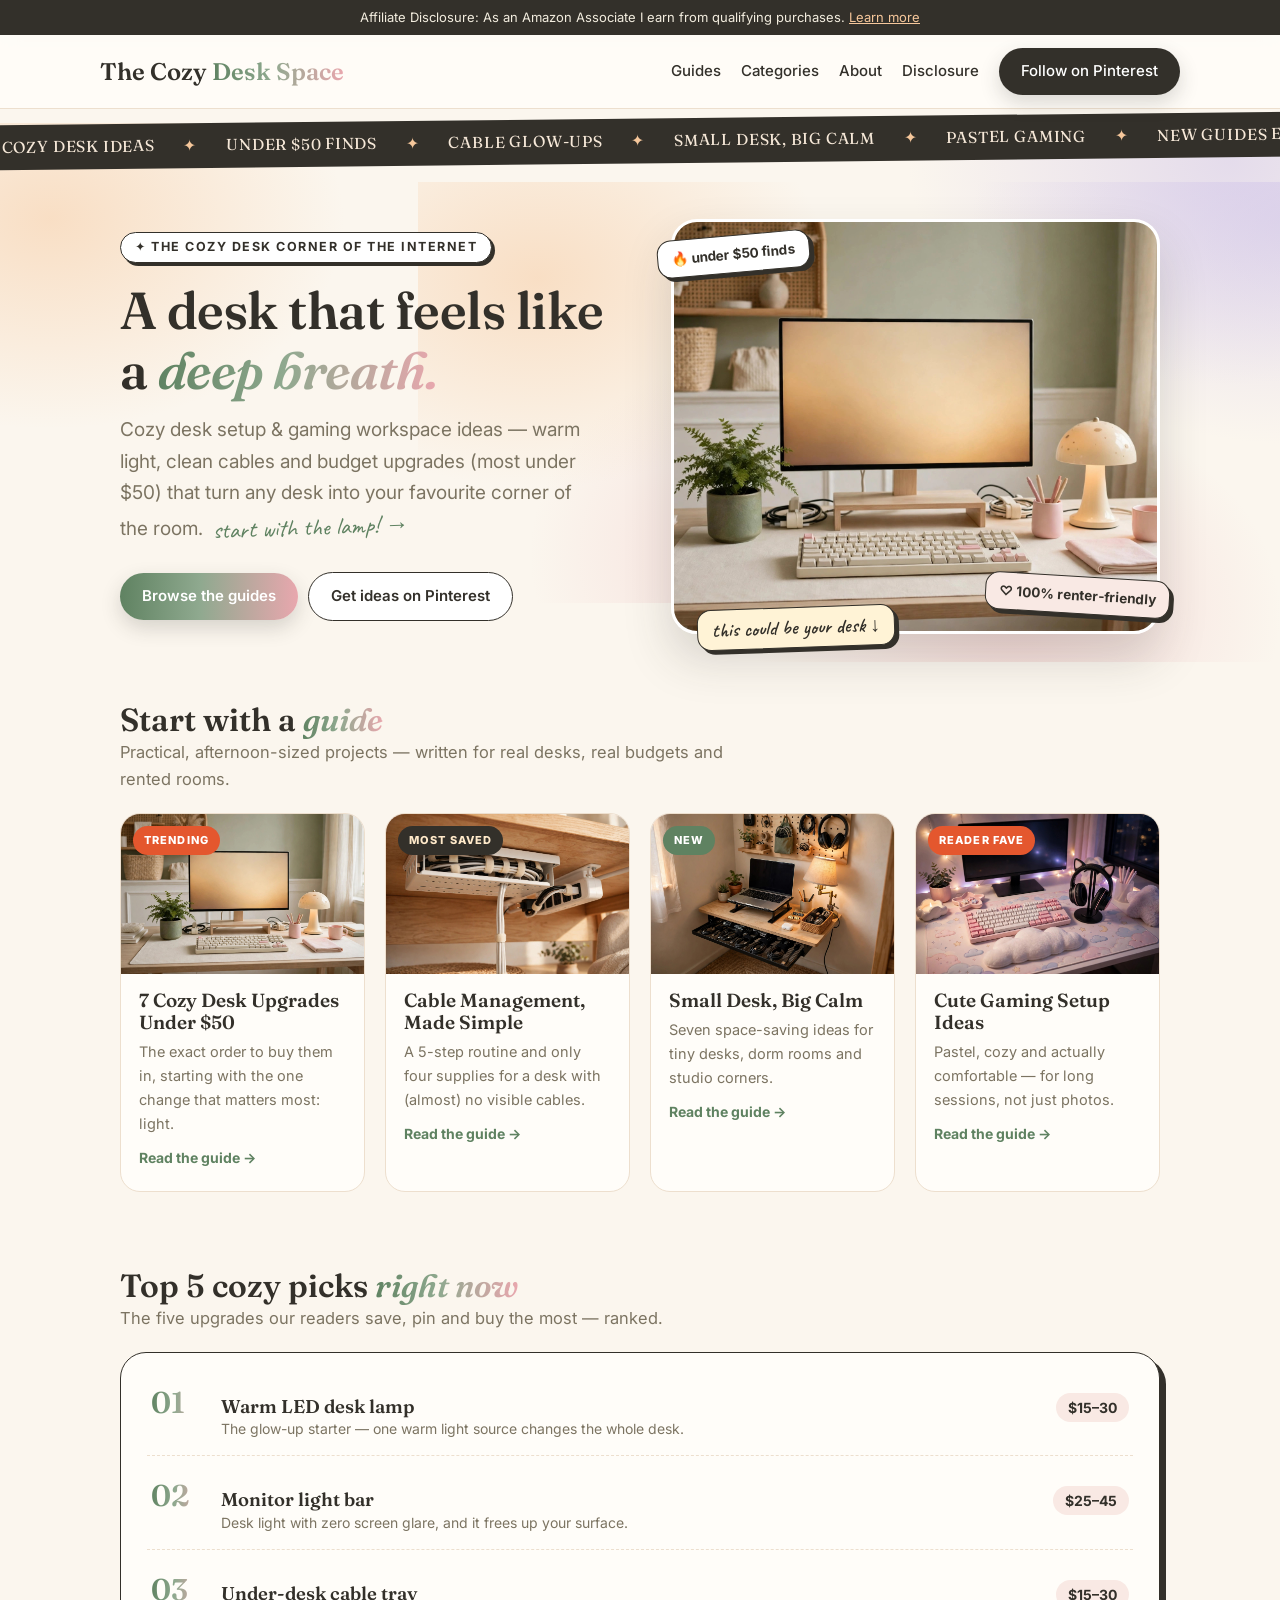
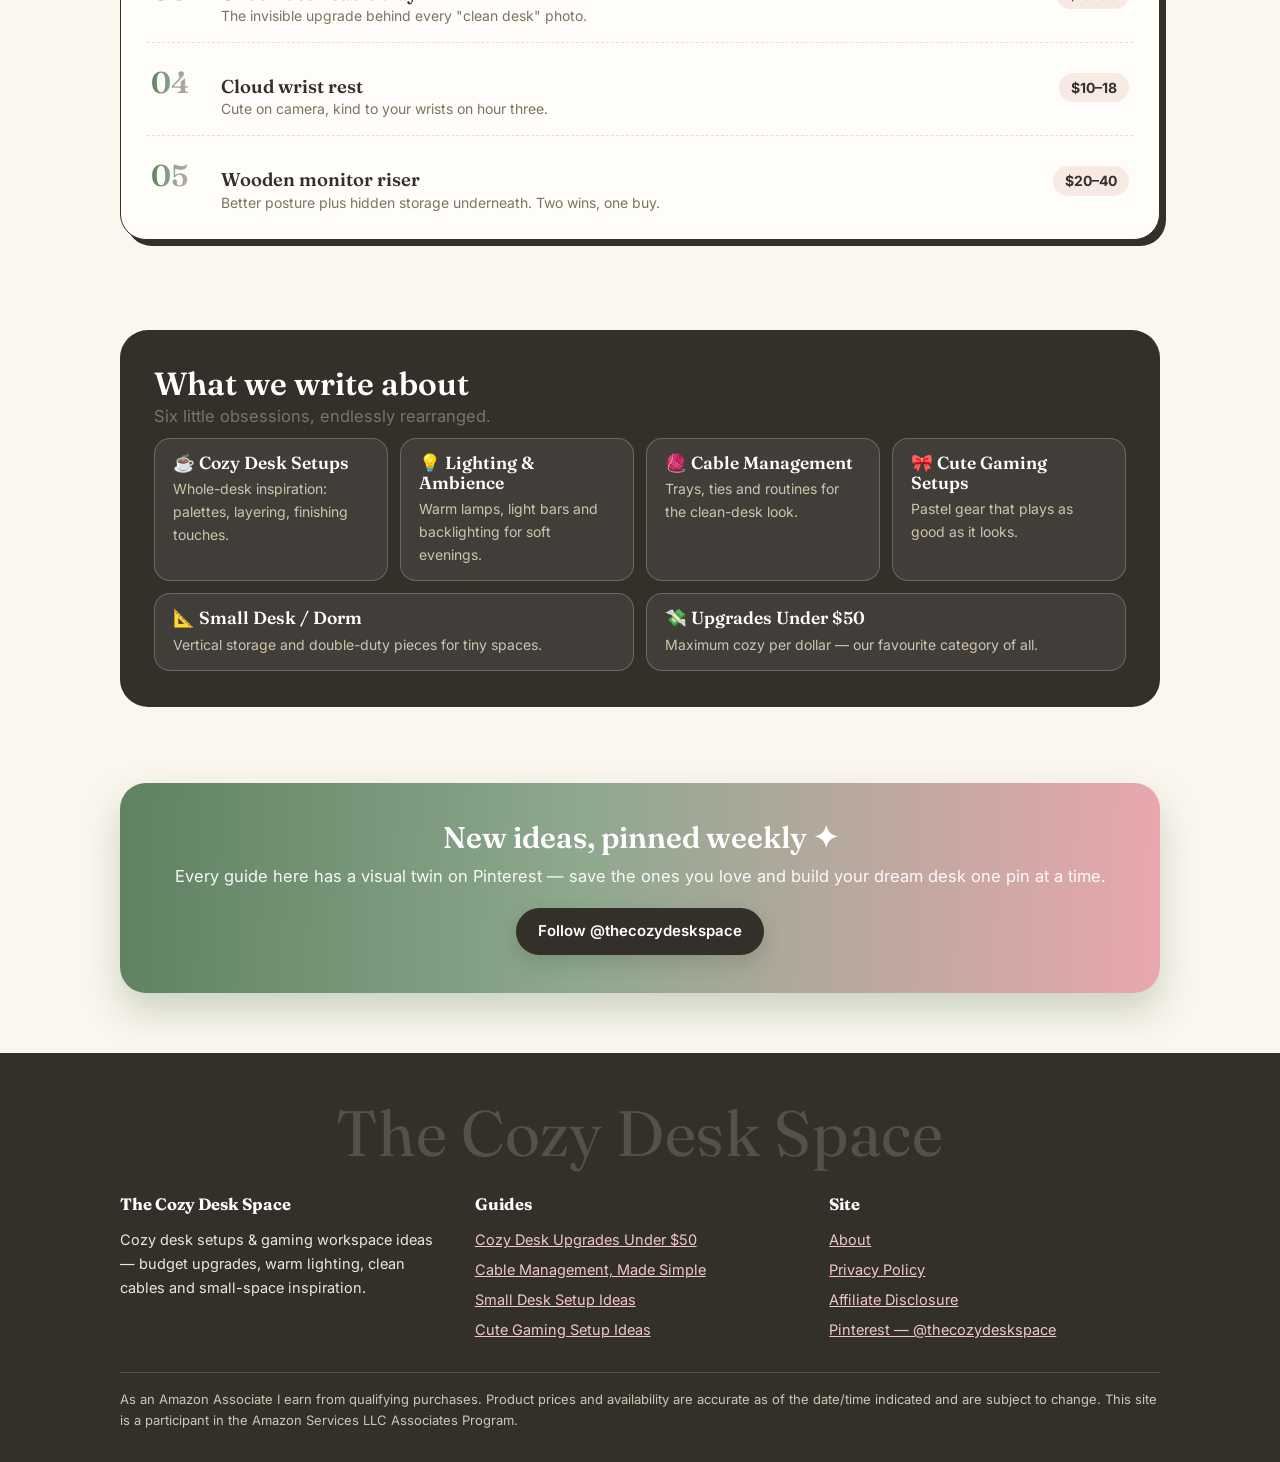
<file: index.html>
<!DOCTYPE html>
<html lang="en">
<head>
<meta charset="UTF-8">
<meta name="viewport" content="width=device-width, initial-scale=1.0">
<title>Cozy Desk Setups & Gaming Workspace Ideas | The Cozy Desk Space</title>
<meta name="description" content="Cozy desk setup ideas, budget upgrades under $50, cable management guides and cute gaming workspace inspiration.">
<link rel="preconnect" href="https://fonts.googleapis.com">
<link href="https://fonts.googleapis.com/css2?family=Fraunces:ital,wght@0,500;0,600;1,500;1,600&family=Inter:wght@400;500;600;700;800&family=Caveat:wght@600&display=swap" rel="stylesheet">
<link rel="stylesheet" href="styles.css">
<link rel="stylesheet" href="images.css">
</head>
<body>
<div class="disclosure-bar">Affiliate Disclosure: As an Amazon Associate I earn from qualifying purchases. <a href="affiliate-disclosure.html">Learn more</a></div>
<header class="site"><div class="wrap nav">
<a class="logo" href="index.html">The Cozy <span>Desk Space</span></a>
<nav class="links">
<a href="index.html#guides">Guides</a>
<a href="index.html#categories">Categories</a>
<a href="about.html">About</a>
<a href="affiliate-disclosure.html">Disclosure</a>
<a class="btn sage" href="https://www.pinterest.com/thecozydeskspace/" target="_blank" rel="noopener">Follow on Pinterest</a>
</nav></div></header>

<div class="marquee" aria-hidden="true"><div class="track"><span>COZY DESK IDEAS</span><span><b>✦</b></span><span>UNDER $50 FINDS</span><span><b>✦</b></span><span>CABLE GLOW-UPS</span><span><b>✦</b></span><span>SMALL DESK, BIG CALM</span><span><b>✦</b></span><span>PASTEL GAMING</span><span><b>✦</b></span><span>NEW GUIDES EVERY WEEK</span><span><b>✦</b></span><span>COZY DESK IDEAS</span><span><b>✦</b></span><span>UNDER $50 FINDS</span><span><b>✦</b></span><span>CABLE GLOW-UPS</span><span><b>✦</b></span><span>SMALL DESK, BIG CALM</span><span><b>✦</b></span><span>PASTEL GAMING</span><span><b>✦</b></span><span>NEW GUIDES EVERY WEEK</span><span><b>✦</b></span></div></div>
<main class="wrap">
<section class="hero"><div class="hero-grid">
<div>
<span class="kicker">✦ The cozy desk corner of the internet</span>
<h1>A desk that feels like a <span class="grad">deep breath.</span></h1>
<p class="lead">Cozy desk setup &amp; gaming workspace ideas — warm light, clean cables and budget upgrades (most under $50) that turn any desk into your favourite corner of the room.<span class="hand">start with the lamp! →</span></p>
<a class="btn grad" href="#guides">Browse the guides</a>&nbsp;
<a class="btn light" href="https://www.pinterest.com/thecozydeskspace/" target="_blank" rel="noopener">Get ideas on Pinterest</a>
</div>
<div class="photowrap">
<span class="sticker s1">🔥 under $50 finds</span>
<span class="sticker s2">♡ 100% renter-friendly</span>
<div class="photo hero ph-hero" role="img" aria-label="A cozy desk setup with warm light, a plant and a pastel keyboard"></div>
<span class="sticker s3">this could be your desk ↓</span>
</div>
</div></section>

<section class="block" id="guides"><div class="sec-head"><div><h2>Start with a <span class="grad">guide</span></h2>
<p class="sub">Practical, afternoon-sized projects — written for real desks, real budgets and rented rooms.</p></div></div>
<div class="cards">
<a class="card rv" href="guides/cozy-desk-upgrades-under-50.html"><div class="thumb"><span class="badge hot">Trending</span><div class="photo ph-hero"></div></div><div class="body"><h3>7 Cozy Desk Upgrades Under $50</h3><p>The exact order to buy them in, starting with the one change that matters most: light.</p><span class="go">Read the guide →</span></div></a>
<a class="card rv" href="guides/cable-management-clean-desk.html"><div class="thumb"><span class="badge">Most saved</span><div class="photo ph-cables"></div></div><div class="body"><h3>Cable Management, Made Simple</h3><p>A 5-step routine and only four supplies for a desk with (almost) no visible cables.</p><span class="go">Read the guide →</span></div></a>
<a class="card rv" href="guides/small-desk-setup-ideas.html"><div class="thumb"><span class="badge new">New</span><div class="photo ph-small"></div></div><div class="body"><h3>Small Desk, Big Calm</h3><p>Seven space-saving ideas for tiny desks, dorm rooms and studio corners.</p><span class="go">Read the guide →</span></div></a>
<a class="card rv" href="guides/cute-gaming-setup-ideas.html"><div class="thumb"><span class="badge hot">Reader fave</span><div class="photo ph-gaming"></div></div><div class="body"><h3>Cute Gaming Setup Ideas</h3><p>Pastel, cozy and actually comfortable — for long sessions, not just photos.</p><span class="go">Read the guide →</span></div></a>
</div></section>

<section class="block"><div class="sec-head"><div><h2>Top 5 cozy picks <span class="grad">right now</span></h2>
<p class="sub">The five upgrades our readers save, pin and buy the most — ranked.</p></div></div>
<div class="picks rv">
<a class="pickrow" href="guides/cozy-desk-upgrades-under-50.html"><span class="num">01</span><div><h3>Warm LED desk lamp</h3><p>The glow-up starter — one warm light source changes the whole desk.</p></div><span class="price">$15–30</span></a>
<a class="pickrow" href="guides/cozy-desk-upgrades-under-50.html"><span class="num">02</span><div><h3>Monitor light bar</h3><p>Desk light with zero screen glare, and it frees up your surface.</p></div><span class="price">$25–45</span></a>
<a class="pickrow" href="guides/cable-management-clean-desk.html"><span class="num">03</span><div><h3>Under-desk cable tray</h3><p>The invisible upgrade behind every "clean desk" photo.</p></div><span class="price">$15–30</span></a>
<a class="pickrow" href="guides/cute-gaming-setup-ideas.html"><span class="num">04</span><div><h3>Cloud wrist rest</h3><p>Cute on camera, kind to your wrists on hour three.</p></div><span class="price">$10–18</span></a>
<a class="pickrow" href="guides/cozy-desk-upgrades-under-50.html"><span class="num">05</span><div><h3>Wooden monitor riser</h3><p>Better posture plus hidden storage underneath. Two wins, one buy.</p></div><span class="price">$20–40</span></a>
</div></section>

<section class="block" id="categories"><div class="darkpanel rv"><h2>What we write about</h2>
<p class="sub">Six little obsessions, endlessly rearranged.</p>
<div class="chips">
<div class="chip"><h3>☕ Cozy Desk Setups</h3><p>Whole-desk inspiration: palettes, layering, finishing touches.</p></div>
<div class="chip"><h3>💡 Lighting &amp; Ambience</h3><p>Warm lamps, light bars and backlighting for soft evenings.</p></div>
<div class="chip"><h3>🧶 Cable Management</h3><p>Trays, ties and routines for the clean-desk look.</p></div>
<div class="chip"><h3>🎀 Cute Gaming Setups</h3><p>Pastel gear that plays as good as it looks.</p></div>
<div class="chip"><h3>📐 Small Desk / Dorm</h3><p>Vertical storage and double-duty pieces for tiny spaces.</p></div>
<div class="chip"><h3>💸 Upgrades Under $50</h3><p>Maximum cozy per dollar — our favourite category of all.</p></div>
</div></div></section>

<section class="cta-band rv"><h2>New ideas, pinned weekly ✦</h2>
<p>Every guide here has a visual twin on Pinterest — save the ones you love and build your dream desk one pin at a time.</p>
<a class="btn" href="https://www.pinterest.com/thecozydeskspace/" target="_blank" rel="noopener">Follow @thecozydeskspace</a></section>
</main>
<footer class="site"><div class="wrap">
<div class="big">The Cozy Desk Space</div>
<div class="cols">
<div><h4>The Cozy Desk Space</h4>
<p style="font-size:14.5px">Cozy desk setups &amp; gaming workspace ideas — budget upgrades, warm lighting, clean cables and small-space inspiration.</p></div>
<div><h4>Guides</h4><ul>
<li><a href="guides/cozy-desk-upgrades-under-50.html">Cozy Desk Upgrades Under $50</a></li>
<li><a href="guides/cable-management-clean-desk.html">Cable Management, Made Simple</a></li>
<li><a href="guides/small-desk-setup-ideas.html">Small Desk Setup Ideas</a></li>
<li><a href="guides/cute-gaming-setup-ideas.html">Cute Gaming Setup Ideas</a></li>
</ul></div>
<div><h4>Site</h4><ul>
<li><a href="about.html">About</a></li>
<li><a href="privacy-policy.html">Privacy Policy</a></li>
<li><a href="affiliate-disclosure.html">Affiliate Disclosure</a></li>
<li><a href="https://www.pinterest.com/thecozydeskspace/" target="_blank" rel="noopener">Pinterest — @thecozydeskspace</a></li>
</ul></div>
</div>
<div class="fine">As an Amazon Associate I earn from qualifying purchases. Product prices and availability are accurate as of the date/time indicated and are subject to change. This site is a participant in the Amazon Services LLC Associates Program.</div>
</div></footer>
<script>const io=new IntersectionObserver(es=>es.forEach(e=>{if(e.isIntersecting){e.target.classList.add("in");io.unobserve(e.target)}}),{threshold:.1});document.querySelectorAll(".rv").forEach(el=>io.observe(el));</script>
</body></html>
</file>
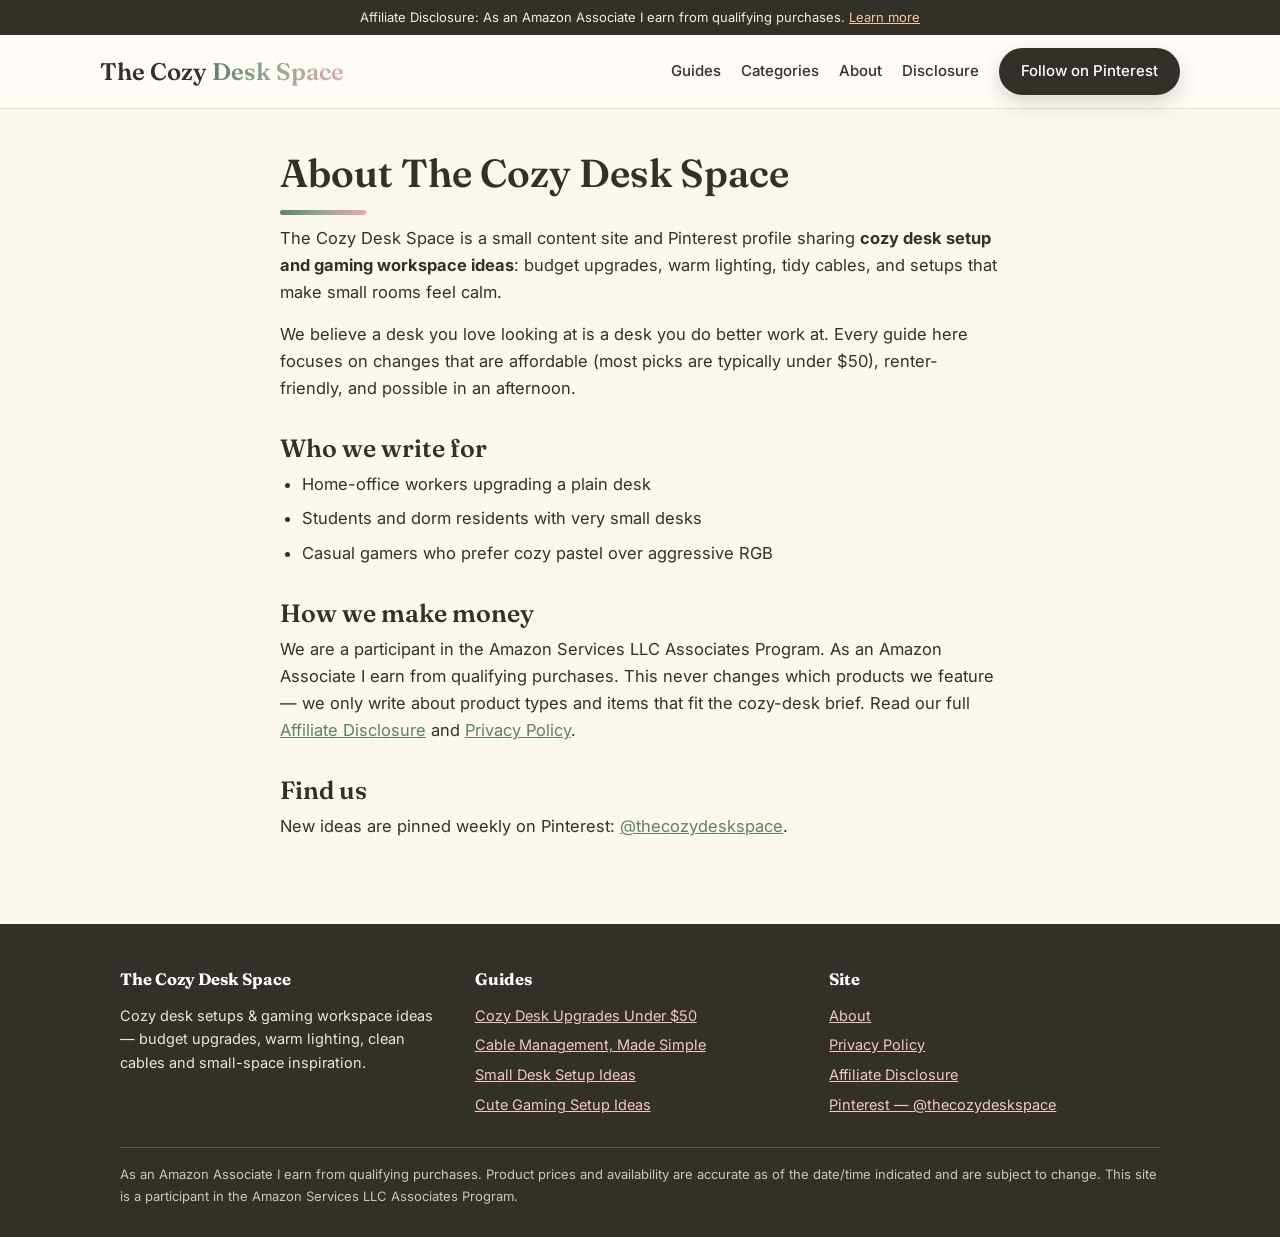
<file: about.html>
<!DOCTYPE html>
<html lang="en">
<head>
<meta charset="UTF-8">
<meta name="viewport" content="width=device-width, initial-scale=1.0">
<title>About | The Cozy Desk Space</title>
<meta name="description" content="About The Cozy Desk Space — cozy desk setup and gaming workspace ideas.">
<link rel="preconnect" href="https://fonts.googleapis.com">
<link href="https://fonts.googleapis.com/css2?family=Fraunces:ital,wght@0,500;0,600;1,500;1,600&family=Inter:wght@400;500;600;700;800&family=Caveat:wght@600&display=swap" rel="stylesheet">
<link rel="stylesheet" href="styles.css">
<link rel="stylesheet" href="images.css">
</head>
<body>
<div class="disclosure-bar">Affiliate Disclosure: As an Amazon Associate I earn from qualifying purchases. <a href="affiliate-disclosure.html">Learn more</a></div>
<header class="site"><div class="wrap nav">
<a class="logo" href="index.html">The Cozy <span>Desk Space</span></a>
<nav class="links">
<a href="index.html#guides">Guides</a>
<a href="index.html#categories">Categories</a>
<a href="about.html">About</a>
<a href="affiliate-disclosure.html">Disclosure</a>
<a class="btn sage" href="https://www.pinterest.com/thecozydeskspace/" target="_blank" rel="noopener">Follow on Pinterest</a>
</nav></div></header>

<main class="article">
<h1>About The Cozy Desk Space</h1>
<p>The Cozy Desk Space is a small content site and Pinterest profile sharing <strong>cozy desk setup and gaming workspace ideas</strong>: budget upgrades, warm lighting, tidy cables, and setups that make small rooms feel calm.</p>
<p>We believe a desk you love looking at is a desk you do better work at. Every guide here focuses on changes that are affordable (most picks are typically under $50), renter-friendly, and possible in an afternoon.</p>
<h2>Who we write for</h2>
<ul><li>Home-office workers upgrading a plain desk</li><li>Students and dorm residents with very small desks</li><li>Casual gamers who prefer cozy pastel over aggressive RGB</li></ul>
<h2>How we make money</h2>
<p>We are a participant in the Amazon Services LLC Associates Program. As an Amazon Associate I earn from qualifying purchases. This never changes which products we feature — we only write about product types and items that fit the cozy-desk brief. Read our full <a href="affiliate-disclosure.html">Affiliate Disclosure</a> and <a href="privacy-policy.html">Privacy Policy</a>.</p>
<h2>Find us</h2>
<p>New ideas are pinned weekly on Pinterest: <a href="https://www.pinterest.com/thecozydeskspace/" target="_blank" rel="noopener">@thecozydeskspace</a>.</p>
</main>
<footer class="site"><div class="wrap">
<div class="cols">
<div><h4>The Cozy Desk Space</h4>
<p style="font-size:14.5px">Cozy desk setups &amp; gaming workspace ideas — budget upgrades, warm lighting, clean cables and small-space inspiration.</p></div>
<div><h4>Guides</h4><ul>
<li><a href="guides/cozy-desk-upgrades-under-50.html">Cozy Desk Upgrades Under $50</a></li>
<li><a href="guides/cable-management-clean-desk.html">Cable Management, Made Simple</a></li>
<li><a href="guides/small-desk-setup-ideas.html">Small Desk Setup Ideas</a></li>
<li><a href="guides/cute-gaming-setup-ideas.html">Cute Gaming Setup Ideas</a></li>
</ul></div>
<div><h4>Site</h4><ul>
<li><a href="about.html">About</a></li>
<li><a href="privacy-policy.html">Privacy Policy</a></li>
<li><a href="affiliate-disclosure.html">Affiliate Disclosure</a></li>
<li><a href="https://www.pinterest.com/thecozydeskspace/" target="_blank" rel="noopener">Pinterest — @thecozydeskspace</a></li>
</ul></div>
</div>
<div class="fine">As an Amazon Associate I earn from qualifying purchases. Product prices and availability are accurate as of the date/time indicated and are subject to change. This site is a participant in the Amazon Services LLC Associates Program.</div>
</div></footer>
<script>const io=new IntersectionObserver(es=>es.forEach(e=>{if(e.isIntersecting){e.target.classList.add("in");io.unobserve(e.target)}}),{threshold:.1});document.querySelectorAll(".rv").forEach(el=>io.observe(el));</script>
</body></html>
</file>
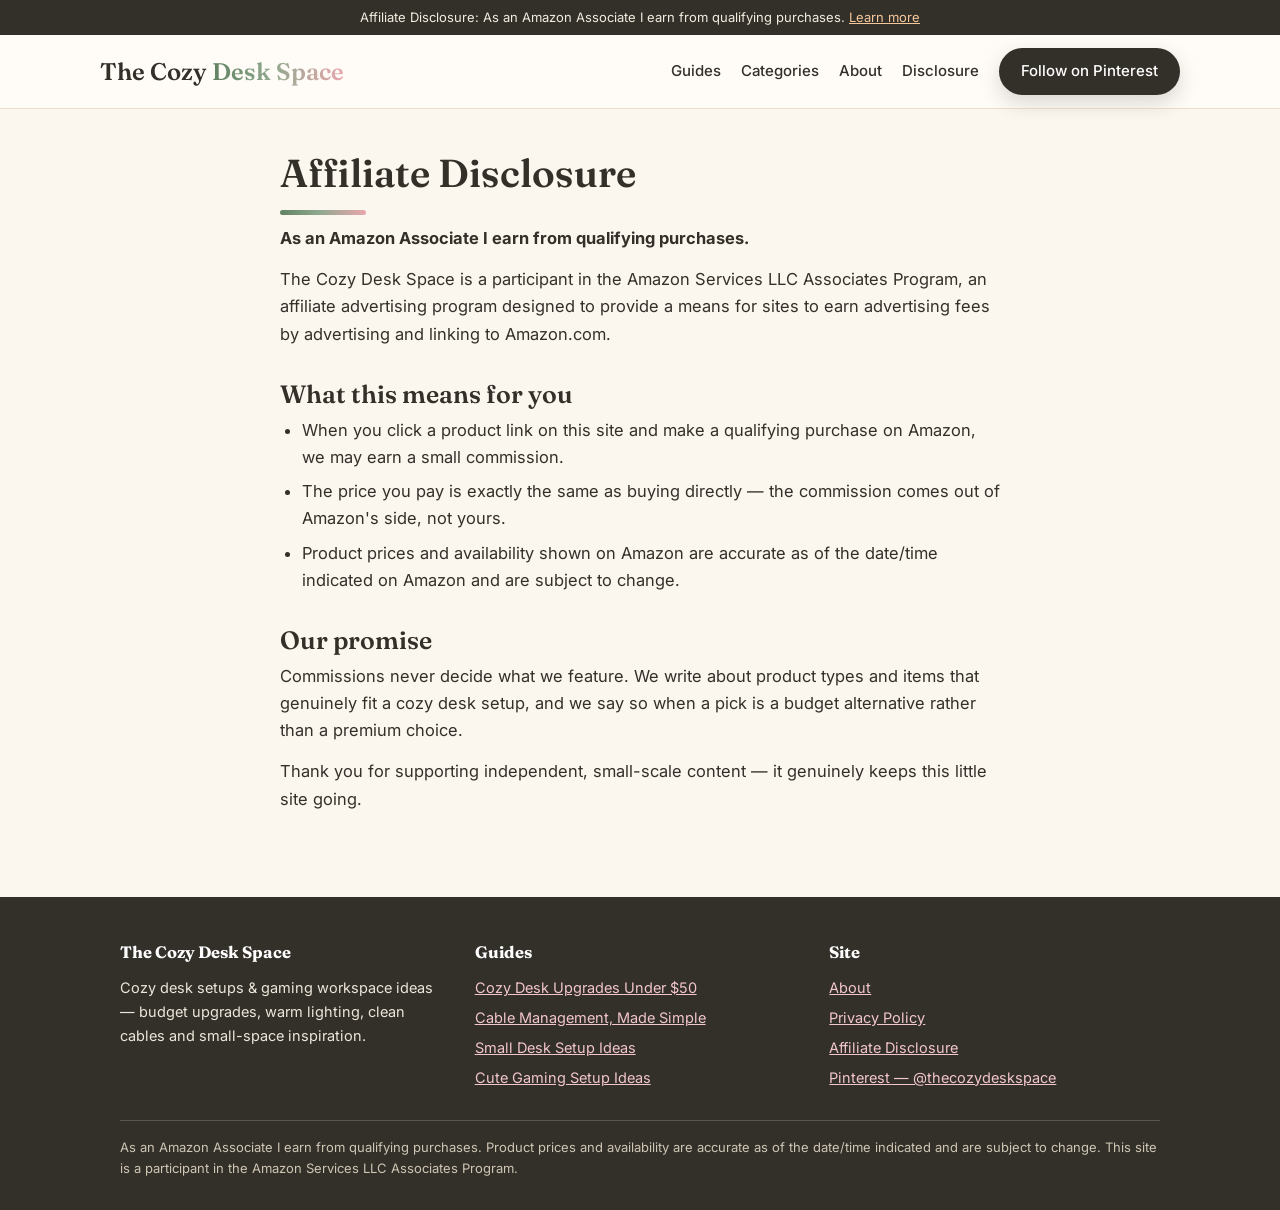
<file: affiliate-disclosure.html>
<!DOCTYPE html>
<html lang="en">
<head>
<meta charset="UTF-8">
<meta name="viewport" content="width=device-width, initial-scale=1.0">
<title>Affiliate Disclosure | The Cozy Desk Space</title>
<meta name="description" content="Affiliate Disclosure for The Cozy Desk Space.">
<link rel="preconnect" href="https://fonts.googleapis.com">
<link href="https://fonts.googleapis.com/css2?family=Fraunces:ital,wght@0,500;0,600;1,500;1,600&family=Inter:wght@400;500;600;700;800&family=Caveat:wght@600&display=swap" rel="stylesheet">
<link rel="stylesheet" href="styles.css">
<link rel="stylesheet" href="images.css">
</head>
<body>
<div class="disclosure-bar">Affiliate Disclosure: As an Amazon Associate I earn from qualifying purchases. <a href="affiliate-disclosure.html">Learn more</a></div>
<header class="site"><div class="wrap nav">
<a class="logo" href="index.html">The Cozy <span>Desk Space</span></a>
<nav class="links">
<a href="index.html#guides">Guides</a>
<a href="index.html#categories">Categories</a>
<a href="about.html">About</a>
<a href="affiliate-disclosure.html">Disclosure</a>
<a class="btn sage" href="https://www.pinterest.com/thecozydeskspace/" target="_blank" rel="noopener">Follow on Pinterest</a>
</nav></div></header>

<main class="article">
<h1>Affiliate Disclosure</h1>
<p><strong>As an Amazon Associate I earn from qualifying purchases.</strong></p>
<p>The Cozy Desk Space is a participant in the Amazon Services LLC Associates Program, an affiliate advertising program designed to provide a means for sites to earn advertising fees by advertising and linking to Amazon.com.</p>
<h2>What this means for you</h2>
<ul>
<li>When you click a product link on this site and make a qualifying purchase on Amazon, we may earn a small commission.</li>
<li>The price you pay is exactly the same as buying directly — the commission comes out of Amazon's side, not yours.</li>
<li>Product prices and availability shown on Amazon are accurate as of the date/time indicated on Amazon and are subject to change.</li>
</ul>
<h2>Our promise</h2>
<p>Commissions never decide what we feature. We write about product types and items that genuinely fit a cozy desk setup, and we say so when a pick is a budget alternative rather than a premium choice.</p>
<p>Thank you for supporting independent, small-scale content — it genuinely keeps this little site going.</p>
</main>
<footer class="site"><div class="wrap">
<div class="cols">
<div><h4>The Cozy Desk Space</h4>
<p style="font-size:14.5px">Cozy desk setups &amp; gaming workspace ideas — budget upgrades, warm lighting, clean cables and small-space inspiration.</p></div>
<div><h4>Guides</h4><ul>
<li><a href="guides/cozy-desk-upgrades-under-50.html">Cozy Desk Upgrades Under $50</a></li>
<li><a href="guides/cable-management-clean-desk.html">Cable Management, Made Simple</a></li>
<li><a href="guides/small-desk-setup-ideas.html">Small Desk Setup Ideas</a></li>
<li><a href="guides/cute-gaming-setup-ideas.html">Cute Gaming Setup Ideas</a></li>
</ul></div>
<div><h4>Site</h4><ul>
<li><a href="about.html">About</a></li>
<li><a href="privacy-policy.html">Privacy Policy</a></li>
<li><a href="affiliate-disclosure.html">Affiliate Disclosure</a></li>
<li><a href="https://www.pinterest.com/thecozydeskspace/" target="_blank" rel="noopener">Pinterest — @thecozydeskspace</a></li>
</ul></div>
</div>
<div class="fine">As an Amazon Associate I earn from qualifying purchases. Product prices and availability are accurate as of the date/time indicated and are subject to change. This site is a participant in the Amazon Services LLC Associates Program.</div>
</div></footer>
<script>const io=new IntersectionObserver(es=>es.forEach(e=>{if(e.isIntersecting){e.target.classList.add("in");io.unobserve(e.target)}}),{threshold:.1});document.querySelectorAll(".rv").forEach(el=>io.observe(el));</script>
</body></html>
</file>
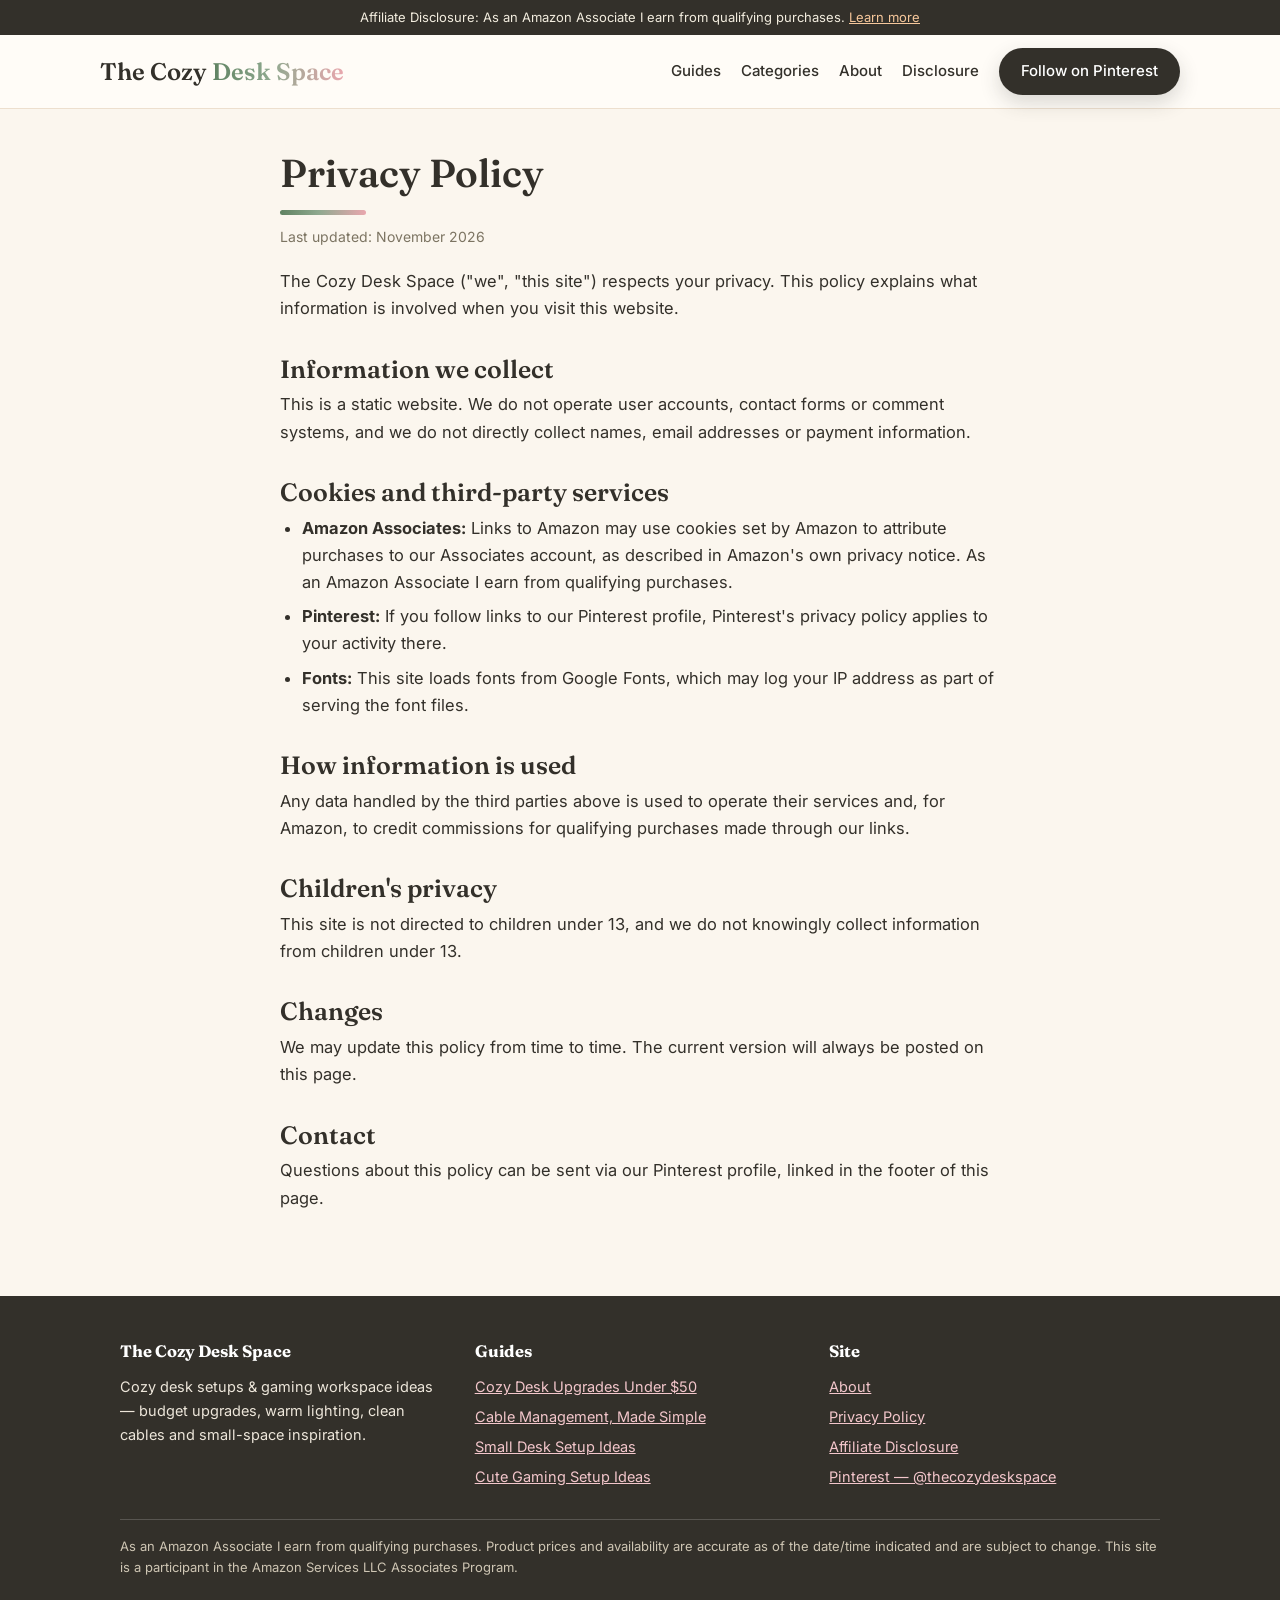
<file: privacy-policy.html>
<!DOCTYPE html>
<html lang="en">
<head>
<meta charset="UTF-8">
<meta name="viewport" content="width=device-width, initial-scale=1.0">
<title>Privacy Policy | The Cozy Desk Space</title>
<meta name="description" content="Privacy Policy for The Cozy Desk Space.">
<link rel="preconnect" href="https://fonts.googleapis.com">
<link href="https://fonts.googleapis.com/css2?family=Fraunces:ital,wght@0,500;0,600;1,500;1,600&family=Inter:wght@400;500;600;700;800&family=Caveat:wght@600&display=swap" rel="stylesheet">
<link rel="stylesheet" href="styles.css">
<link rel="stylesheet" href="images.css">
</head>
<body>
<div class="disclosure-bar">Affiliate Disclosure: As an Amazon Associate I earn from qualifying purchases. <a href="affiliate-disclosure.html">Learn more</a></div>
<header class="site"><div class="wrap nav">
<a class="logo" href="index.html">The Cozy <span>Desk Space</span></a>
<nav class="links">
<a href="index.html#guides">Guides</a>
<a href="index.html#categories">Categories</a>
<a href="about.html">About</a>
<a href="affiliate-disclosure.html">Disclosure</a>
<a class="btn sage" href="https://www.pinterest.com/thecozydeskspace/" target="_blank" rel="noopener">Follow on Pinterest</a>
</nav></div></header>

<main class="article">
<h1>Privacy Policy</h1>
<div class="meta">Last updated: November 2026</div>
<p>The Cozy Desk Space ("we", "this site") respects your privacy. This policy explains what information is involved when you visit this website.</p>
<h2>Information we collect</h2>
<p>This is a static website. We do not operate user accounts, contact forms or comment systems, and we do not directly collect names, email addresses or payment information.</p>
<h2>Cookies and third-party services</h2>
<ul>
<li><strong>Amazon Associates:</strong> Links to Amazon may use cookies set by Amazon to attribute purchases to our Associates account, as described in Amazon's own privacy notice. As an Amazon Associate I earn from qualifying purchases.</li>
<li><strong>Pinterest:</strong> If you follow links to our Pinterest profile, Pinterest's privacy policy applies to your activity there.</li>
<li><strong>Fonts:</strong> This site loads fonts from Google Fonts, which may log your IP address as part of serving the font files.</li>
</ul>
<h2>How information is used</h2>
<p>Any data handled by the third parties above is used to operate their services and, for Amazon, to credit commissions for qualifying purchases made through our links.</p>
<h2>Children's privacy</h2>
<p>This site is not directed to children under 13, and we do not knowingly collect information from children under 13.</p>
<h2>Changes</h2>
<p>We may update this policy from time to time. The current version will always be posted on this page.</p>
<h2>Contact</h2>
<p>Questions about this policy can be sent via our Pinterest profile, linked in the footer of this page.</p>
</main>
<footer class="site"><div class="wrap">
<div class="cols">
<div><h4>The Cozy Desk Space</h4>
<p style="font-size:14.5px">Cozy desk setups &amp; gaming workspace ideas — budget upgrades, warm lighting, clean cables and small-space inspiration.</p></div>
<div><h4>Guides</h4><ul>
<li><a href="guides/cozy-desk-upgrades-under-50.html">Cozy Desk Upgrades Under $50</a></li>
<li><a href="guides/cable-management-clean-desk.html">Cable Management, Made Simple</a></li>
<li><a href="guides/small-desk-setup-ideas.html">Small Desk Setup Ideas</a></li>
<li><a href="guides/cute-gaming-setup-ideas.html">Cute Gaming Setup Ideas</a></li>
</ul></div>
<div><h4>Site</h4><ul>
<li><a href="about.html">About</a></li>
<li><a href="privacy-policy.html">Privacy Policy</a></li>
<li><a href="affiliate-disclosure.html">Affiliate Disclosure</a></li>
<li><a href="https://www.pinterest.com/thecozydeskspace/" target="_blank" rel="noopener">Pinterest — @thecozydeskspace</a></li>
</ul></div>
</div>
<div class="fine">As an Amazon Associate I earn from qualifying purchases. Product prices and availability are accurate as of the date/time indicated and are subject to change. This site is a participant in the Amazon Services LLC Associates Program.</div>
</div></footer>
<script>const io=new IntersectionObserver(es=>es.forEach(e=>{if(e.isIntersecting){e.target.classList.add("in");io.unobserve(e.target)}}),{threshold:.1});document.querySelectorAll(".rv").forEach(el=>io.observe(el));</script>
</body></html>
</file>
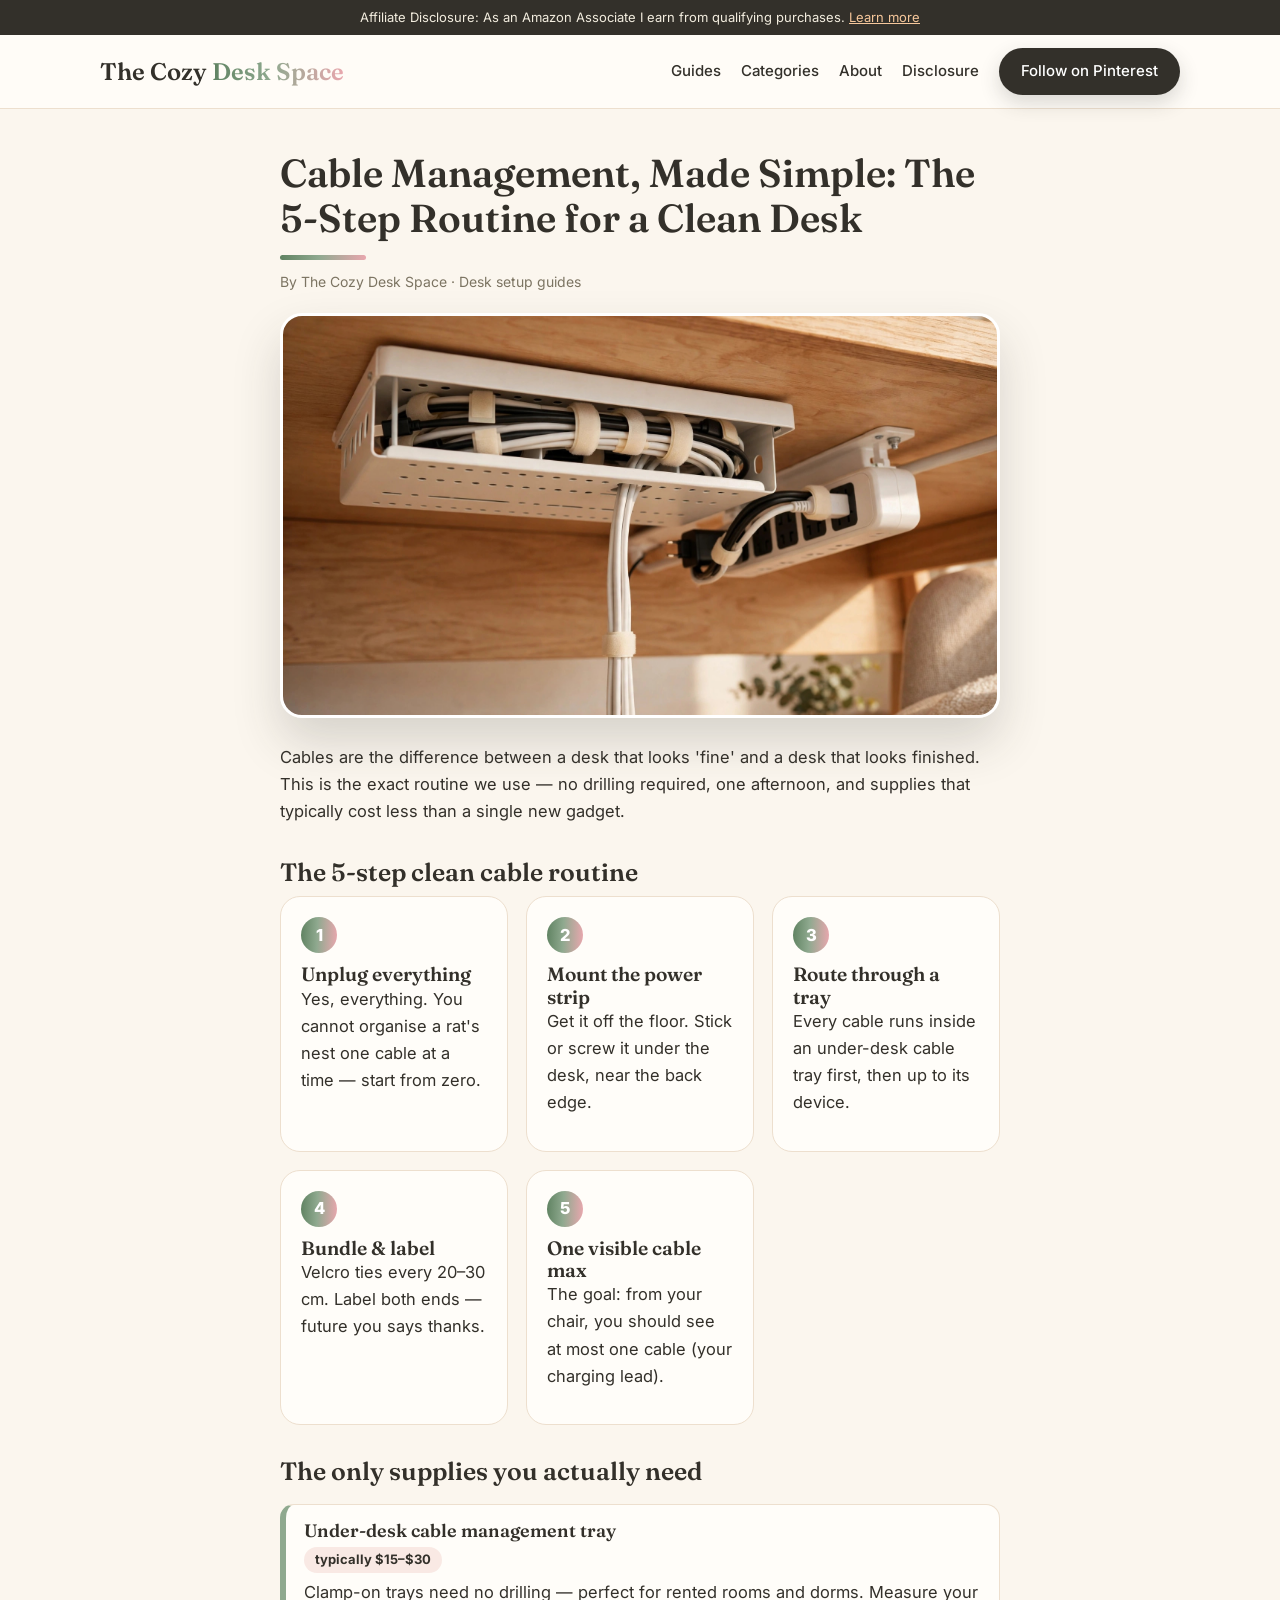
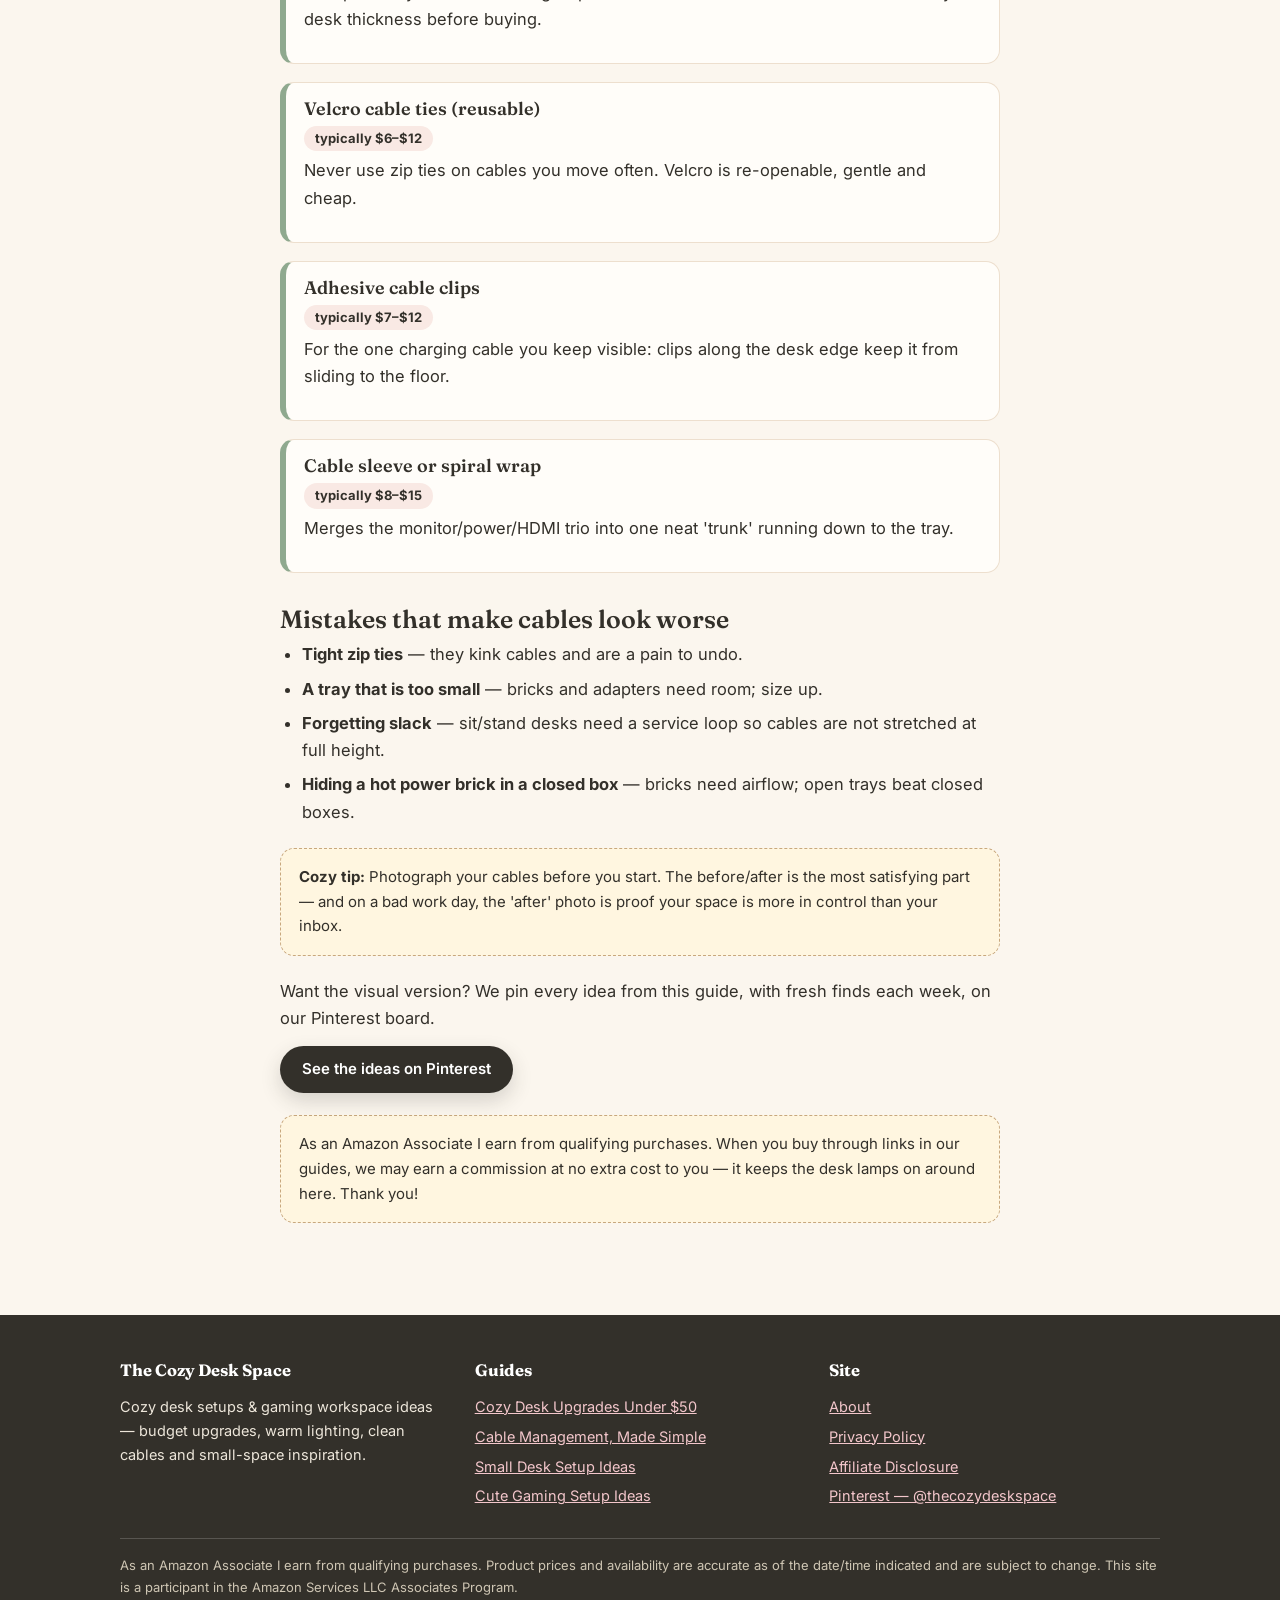
<file: guides/cable-management-clean-desk.html>
<!DOCTYPE html>
<html lang="en">
<head>
<meta charset="UTF-8">
<meta name="viewport" content="width=device-width, initial-scale=1.0">
<title>Cable Management, Made Simple: The 5-Step Routine for a Clean Desk | The Cozy Desk Space</title>
<meta name="description" content="A simple 5-step cable management routine plus the only four supplies you need for a clean, cozy desk.">
<link rel="preconnect" href="https://fonts.googleapis.com">
<link href="https://fonts.googleapis.com/css2?family=Fraunces:ital,wght@0,500;0,600;1,500;1,600&family=Inter:wght@400;500;600;700;800&family=Caveat:wght@600&display=swap" rel="stylesheet">
<link rel="stylesheet" href="../styles.css">
<link rel="stylesheet" href="../images.css">
</head>
<body>
<div class="disclosure-bar">Affiliate Disclosure: As an Amazon Associate I earn from qualifying purchases. <a href="../affiliate-disclosure.html">Learn more</a></div>
<header class="site"><div class="wrap nav">
<a class="logo" href="../index.html">The Cozy <span>Desk Space</span></a>
<nav class="links">
<a href="../index.html#guides">Guides</a>
<a href="../index.html#categories">Categories</a>
<a href="../about.html">About</a>
<a href="../affiliate-disclosure.html">Disclosure</a>
<a class="btn sage" href="https://www.pinterest.com/thecozydeskspace/" target="_blank" rel="noopener">Follow on Pinterest</a>
</nav></div></header>
<main class="article">
<h1>Cable Management, Made Simple: The 5-Step Routine for a Clean Desk</h1>
<div class="meta">By The Cozy Desk Space · Desk setup guides</div>
<div class="photo guidehero ph-cables" role="img" aria-label="Cable Management, Made Simple: The 5-Step Routine for a Clean Desk"></div>
<p>Cables are the difference between a desk that looks 'fine' and a desk that looks finished. This is the exact routine we use — no drilling required, one afternoon, and supplies that typically cost less than a single new gadget.</p>
<h2>The 5-step clean cable routine</h2><div class="steps">
<div class="step"><div class="n">1</div><h3>Unplug everything</h3><p>Yes, everything. You cannot organise a rat's nest one cable at a time — start from zero.</p></div>
<div class="step"><div class="n">2</div><h3>Mount the power strip</h3><p>Get it off the floor. Stick or screw it under the desk, near the back edge.</p></div>
<div class="step"><div class="n">3</div><h3>Route through a tray</h3><p>Every cable runs inside an under-desk cable tray first, then up to its device.</p></div>
<div class="step"><div class="n">4</div><h3>Bundle &amp; label</h3><p>Velcro ties every 20–30 cm. Label both ends — future you says thanks.</p></div>
<div class="step"><div class="n">5</div><h3>One visible cable max</h3><p>The goal: from your chair, you should see at most one cable (your charging lead).</p></div>
</div><h2>The only supplies you actually need</h2><div class="pick"><h3>Under-desk cable management tray</h3><span class="price">typically $15–$30</span><p>Clamp-on trays need no drilling — perfect for rented rooms and dorms. Measure your desk thickness before buying.</p></div><div class="pick"><h3>Velcro cable ties (reusable)</h3><span class="price">typically $6–$12</span><p>Never use zip ties on cables you move often. Velcro is re-openable, gentle and cheap.</p></div><div class="pick"><h3>Adhesive cable clips</h3><span class="price">typically $7–$12</span><p>For the one charging cable you keep visible: clips along the desk edge keep it from sliding to the floor.</p></div><div class="pick"><h3>Cable sleeve or spiral wrap</h3><span class="price">typically $8–$15</span><p>Merges the monitor/power/HDMI trio into one neat 'trunk' running down to the tray.</p></div><h2>Mistakes that make cables look worse</h2><ul><li><strong>Tight zip ties</strong> — they kink cables and are a pain to undo.</li><li><strong>A tray that is too small</strong> — bricks and adapters need room; size up.</li><li><strong>Forgetting slack</strong> — sit/stand desks need a service loop so cables are not stretched at full height.</li><li><strong>Hiding a hot power brick in a closed box</strong> — bricks need airflow; open trays beat closed boxes.</li></ul>
<div class="note"><strong>Cozy tip:</strong> Photograph your cables before you start. The before/after is the most satisfying part — and on a bad work day, the 'after' photo is proof your space is more in control than your inbox.</div>
<p>Want the visual version? We pin every idea from this guide, with fresh finds each week, on our Pinterest board.</p>
<p><a class="btn sage" href="https://www.pinterest.com/thecozydeskspace/" target="_blank" rel="noopener">See the ideas on Pinterest</a></p>
<div class="note">As an Amazon Associate I earn from qualifying purchases. When you buy through links in our guides, we may earn a commission at no extra cost to you — it keeps the desk lamps on around here. Thank you!</div>
</main>
<footer class="site"><div class="wrap">
<div class="cols">
<div><h4>The Cozy Desk Space</h4>
<p style="font-size:14.5px">Cozy desk setups &amp; gaming workspace ideas — budget upgrades, warm lighting, clean cables and small-space inspiration.</p></div>
<div><h4>Guides</h4><ul>
<li><a href="../guides/cozy-desk-upgrades-under-50.html">Cozy Desk Upgrades Under $50</a></li>
<li><a href="../guides/cable-management-clean-desk.html">Cable Management, Made Simple</a></li>
<li><a href="../guides/small-desk-setup-ideas.html">Small Desk Setup Ideas</a></li>
<li><a href="../guides/cute-gaming-setup-ideas.html">Cute Gaming Setup Ideas</a></li>
</ul></div>
<div><h4>Site</h4><ul>
<li><a href="../about.html">About</a></li>
<li><a href="../privacy-policy.html">Privacy Policy</a></li>
<li><a href="../affiliate-disclosure.html">Affiliate Disclosure</a></li>
<li><a href="https://www.pinterest.com/thecozydeskspace/" target="_blank" rel="noopener">Pinterest — @thecozydeskspace</a></li>
</ul></div>
</div>
<div class="fine">As an Amazon Associate I earn from qualifying purchases. Product prices and availability are accurate as of the date/time indicated and are subject to change. This site is a participant in the Amazon Services LLC Associates Program.</div>
</div></footer>
<script>const io=new IntersectionObserver(es=>es.forEach(e=>{if(e.isIntersecting){e.target.classList.add("in");io.unobserve(e.target)}}),{threshold:.1});document.querySelectorAll(".rv").forEach(el=>io.observe(el));</script>
</body></html>
</file>
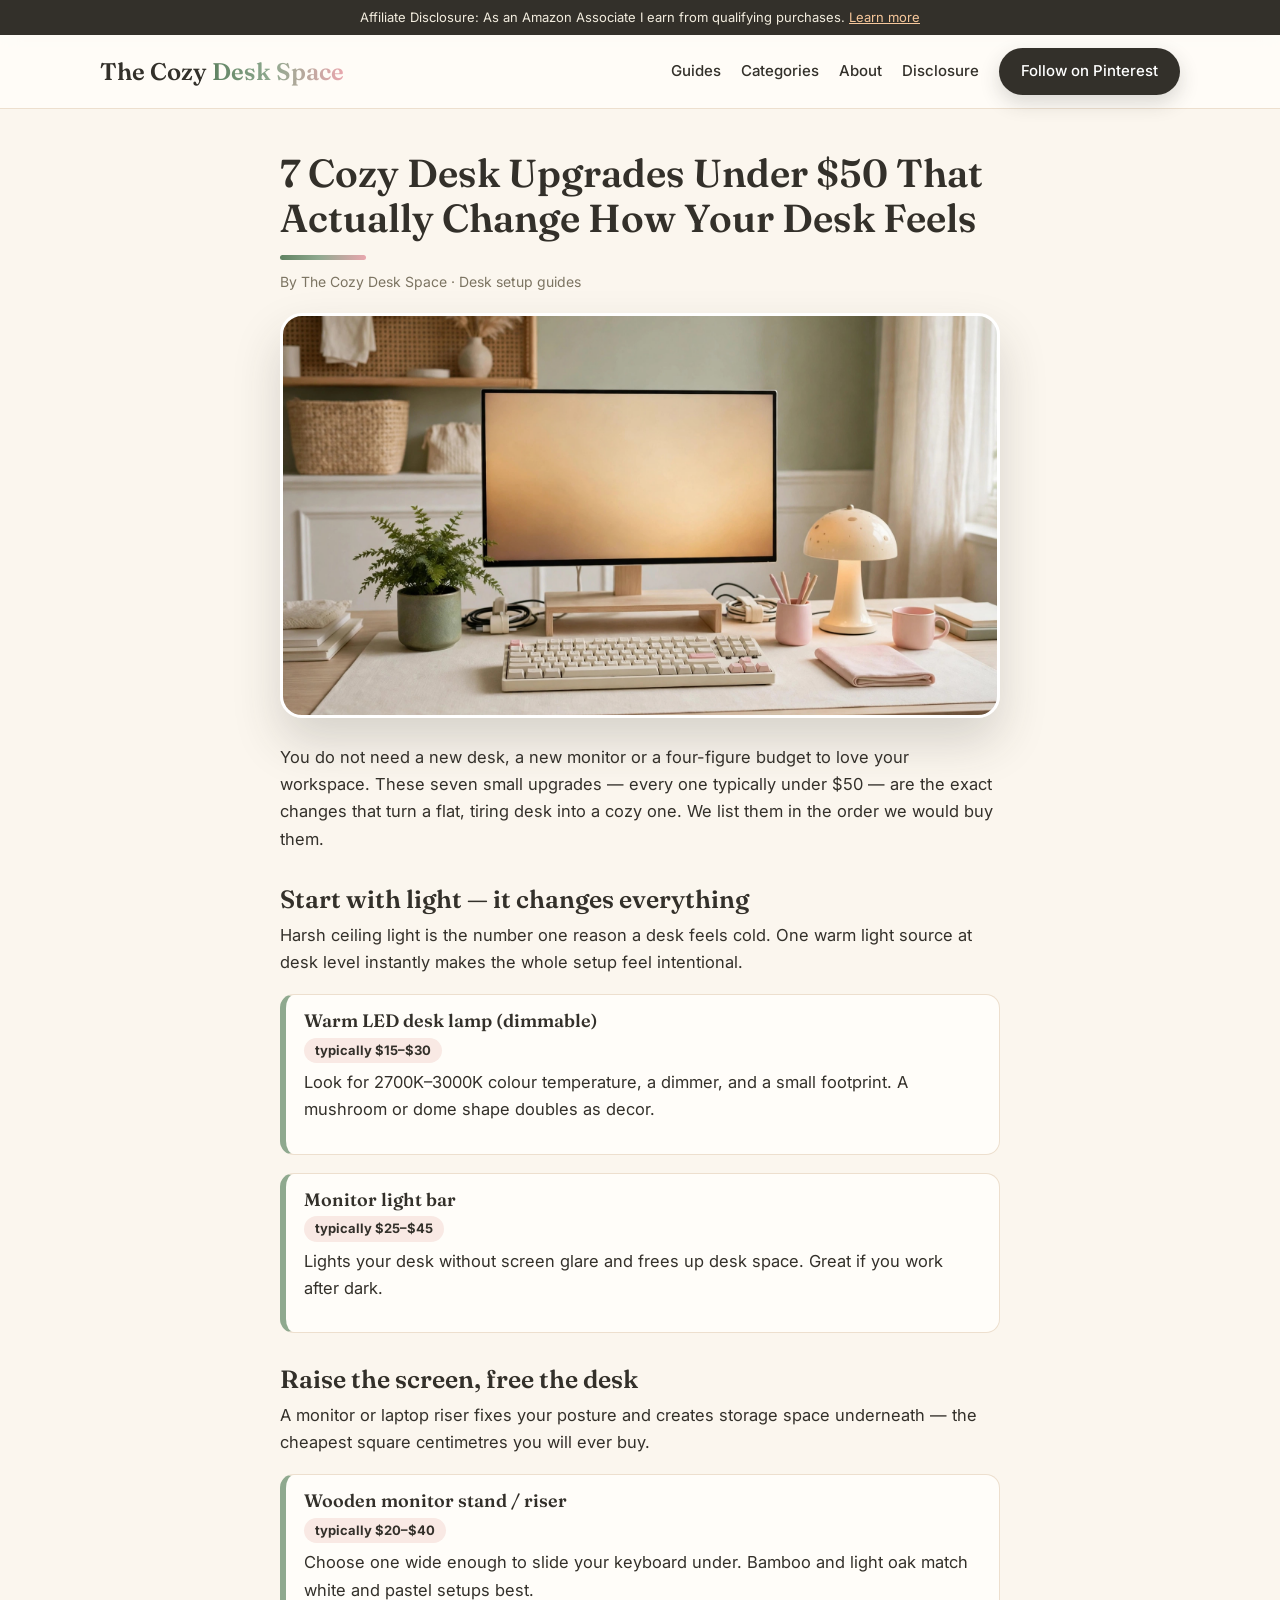
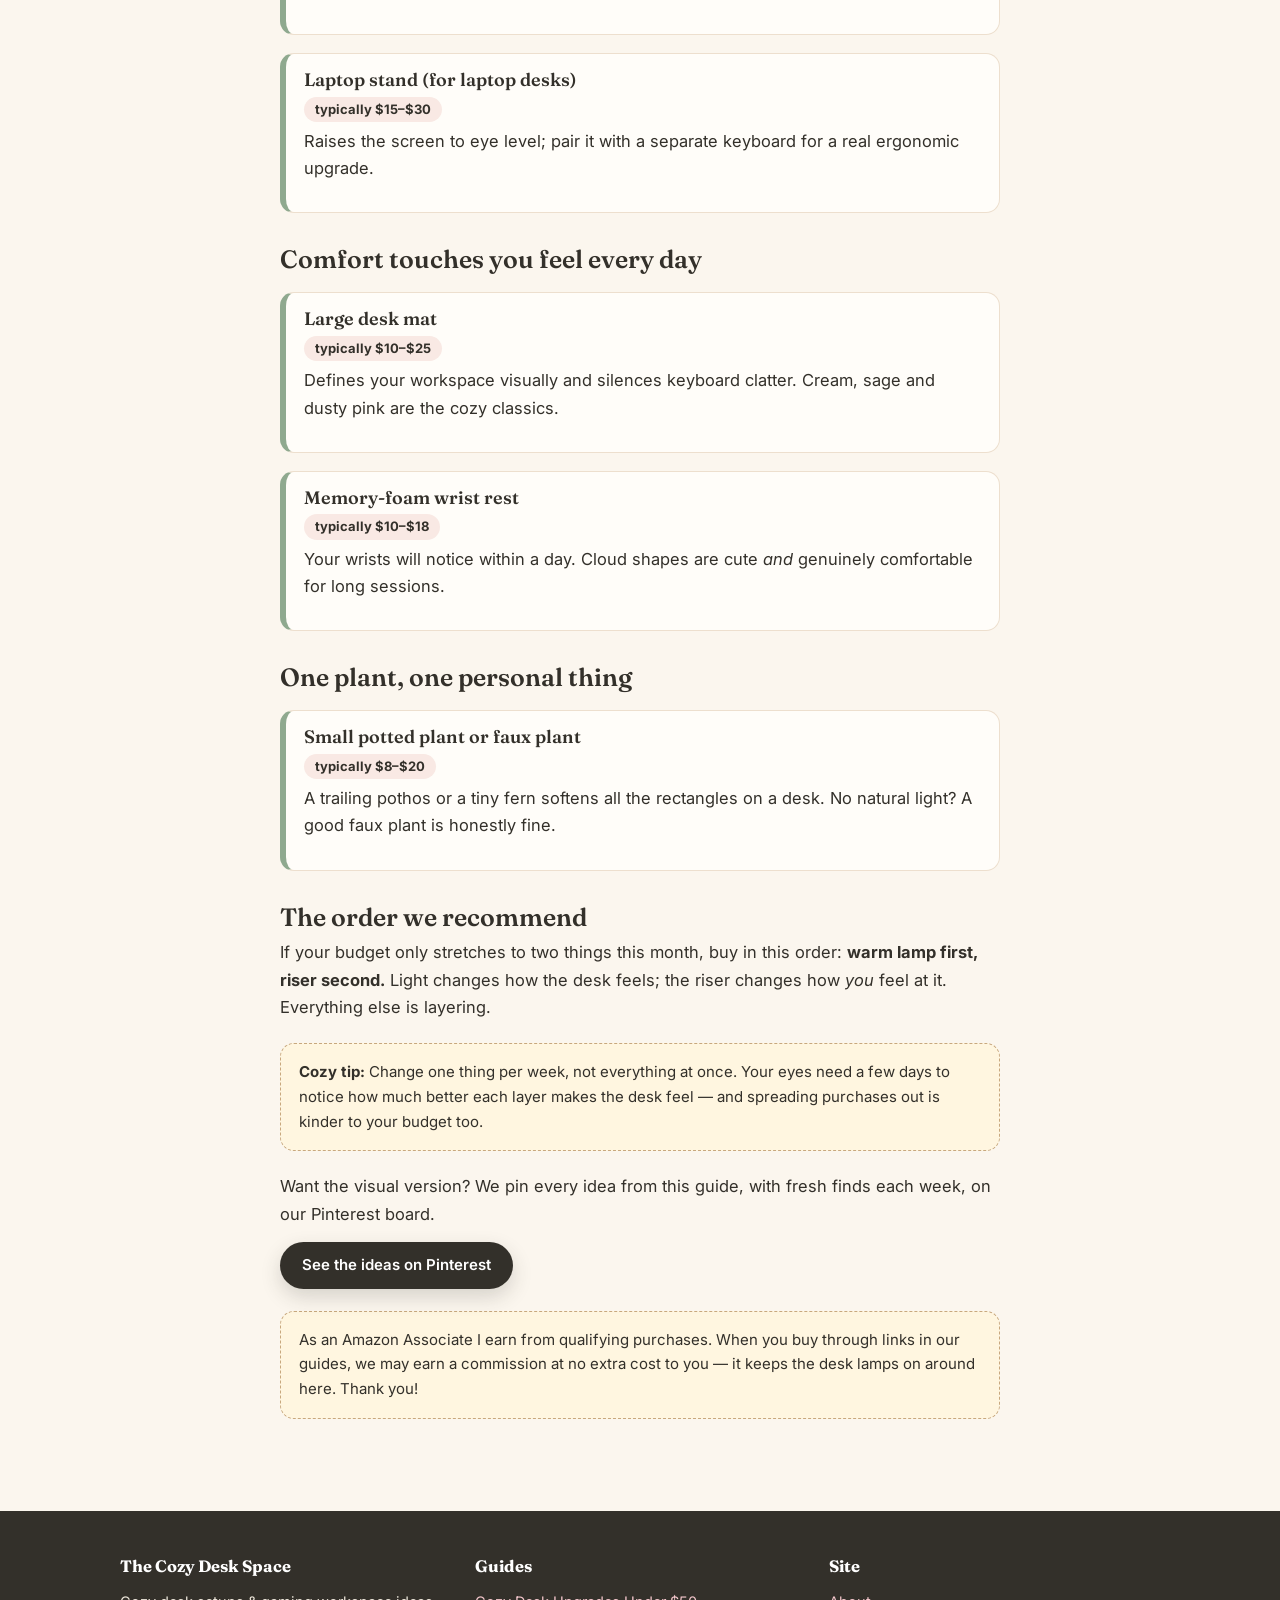
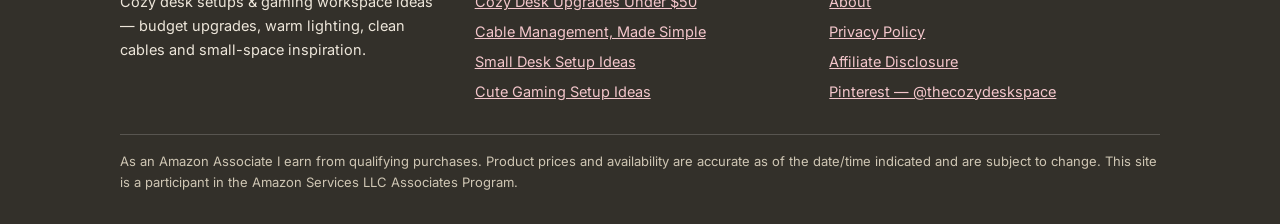
<file: guides/cozy-desk-upgrades-under-50.html>
<!DOCTYPE html>
<html lang="en">
<head>
<meta charset="UTF-8">
<meta name="viewport" content="width=device-width, initial-scale=1.0">
<title>7 Cozy Desk Upgrades Under $50 That Actually Change How Your Desk Feels | The Cozy Desk Space</title>
<meta name="description" content="Seven budget desk upgrades under $50 — warm lighting, risers, desk mats and comfort picks that make any desk feel cozy.">
<link rel="preconnect" href="https://fonts.googleapis.com">
<link href="https://fonts.googleapis.com/css2?family=Fraunces:ital,wght@0,500;0,600;1,500;1,600&family=Inter:wght@400;500;600;700;800&family=Caveat:wght@600&display=swap" rel="stylesheet">
<link rel="stylesheet" href="../styles.css">
<link rel="stylesheet" href="../images.css">
</head>
<body>
<div class="disclosure-bar">Affiliate Disclosure: As an Amazon Associate I earn from qualifying purchases. <a href="../affiliate-disclosure.html">Learn more</a></div>
<header class="site"><div class="wrap nav">
<a class="logo" href="../index.html">The Cozy <span>Desk Space</span></a>
<nav class="links">
<a href="../index.html#guides">Guides</a>
<a href="../index.html#categories">Categories</a>
<a href="../about.html">About</a>
<a href="../affiliate-disclosure.html">Disclosure</a>
<a class="btn sage" href="https://www.pinterest.com/thecozydeskspace/" target="_blank" rel="noopener">Follow on Pinterest</a>
</nav></div></header>
<main class="article">
<h1>7 Cozy Desk Upgrades Under $50 That Actually Change How Your Desk Feels</h1>
<div class="meta">By The Cozy Desk Space · Desk setup guides</div>
<div class="photo guidehero ph-hero" role="img" aria-label="7 Cozy Desk Upgrades Under $50 That Actually Change How Your Desk Feels"></div>
<p>You do not need a new desk, a new monitor or a four-figure budget to love your workspace. These seven small upgrades — every one typically under $50 — are the exact changes that turn a flat, tiring desk into a cozy one. We list them in the order we would buy them.</p>
<h2>Start with light — it changes everything</h2><p>Harsh ceiling light is the number one reason a desk feels cold. One warm light source at desk level instantly makes the whole setup feel intentional.</p><div class="pick"><h3>Warm LED desk lamp (dimmable)</h3><span class="price">typically $15–$30</span><p>Look for 2700K–3000K colour temperature, a dimmer, and a small footprint. A mushroom or dome shape doubles as decor.</p></div><div class="pick"><h3>Monitor light bar</h3><span class="price">typically $25–$45</span><p>Lights your desk without screen glare and frees up desk space. Great if you work after dark.</p></div><h2>Raise the screen, free the desk</h2><p>A monitor or laptop riser fixes your posture and creates storage space underneath — the cheapest square centimetres you will ever buy.</p><div class="pick"><h3>Wooden monitor stand / riser</h3><span class="price">typically $20–$40</span><p>Choose one wide enough to slide your keyboard under. Bamboo and light oak match white and pastel setups best.</p></div><div class="pick"><h3>Laptop stand (for laptop desks)</h3><span class="price">typically $15–$30</span><p>Raises the screen to eye level; pair it with a separate keyboard for a real ergonomic upgrade.</p></div><h2>Comfort touches you feel every day</h2><div class="pick"><h3>Large desk mat</h3><span class="price">typically $10–$25</span><p>Defines your workspace visually and silences keyboard clatter. Cream, sage and dusty pink are the cozy classics.</p></div><div class="pick"><h3>Memory-foam wrist rest</h3><span class="price">typically $10–$18</span><p>Your wrists will notice within a day. Cloud shapes are cute <em>and</em> genuinely comfortable for long sessions.</p></div><h2>One plant, one personal thing</h2><div class="pick"><h3>Small potted plant or faux plant</h3><span class="price">typically $8–$20</span><p>A trailing pothos or a tiny fern softens all the rectangles on a desk. No natural light? A good faux plant is honestly fine.</p></div><h2>The order we recommend</h2><p>If your budget only stretches to two things this month, buy in this order: <strong>warm lamp first, riser second.</strong> Light changes how the desk feels; the riser changes how <em>you</em> feel at it. Everything else is layering.</p>
<div class="note"><strong>Cozy tip:</strong> Change one thing per week, not everything at once. Your eyes need a few days to notice how much better each layer makes the desk feel — and spreading purchases out is kinder to your budget too.</div>
<p>Want the visual version? We pin every idea from this guide, with fresh finds each week, on our Pinterest board.</p>
<p><a class="btn sage" href="https://www.pinterest.com/thecozydeskspace/" target="_blank" rel="noopener">See the ideas on Pinterest</a></p>
<div class="note">As an Amazon Associate I earn from qualifying purchases. When you buy through links in our guides, we may earn a commission at no extra cost to you — it keeps the desk lamps on around here. Thank you!</div>
</main>
<footer class="site"><div class="wrap">
<div class="cols">
<div><h4>The Cozy Desk Space</h4>
<p style="font-size:14.5px">Cozy desk setups &amp; gaming workspace ideas — budget upgrades, warm lighting, clean cables and small-space inspiration.</p></div>
<div><h4>Guides</h4><ul>
<li><a href="../guides/cozy-desk-upgrades-under-50.html">Cozy Desk Upgrades Under $50</a></li>
<li><a href="../guides/cable-management-clean-desk.html">Cable Management, Made Simple</a></li>
<li><a href="../guides/small-desk-setup-ideas.html">Small Desk Setup Ideas</a></li>
<li><a href="../guides/cute-gaming-setup-ideas.html">Cute Gaming Setup Ideas</a></li>
</ul></div>
<div><h4>Site</h4><ul>
<li><a href="../about.html">About</a></li>
<li><a href="../privacy-policy.html">Privacy Policy</a></li>
<li><a href="../affiliate-disclosure.html">Affiliate Disclosure</a></li>
<li><a href="https://www.pinterest.com/thecozydeskspace/" target="_blank" rel="noopener">Pinterest — @thecozydeskspace</a></li>
</ul></div>
</div>
<div class="fine">As an Amazon Associate I earn from qualifying purchases. Product prices and availability are accurate as of the date/time indicated and are subject to change. This site is a participant in the Amazon Services LLC Associates Program.</div>
</div></footer>
<script>const io=new IntersectionObserver(es=>es.forEach(e=>{if(e.isIntersecting){e.target.classList.add("in");io.unobserve(e.target)}}),{threshold:.1});document.querySelectorAll(".rv").forEach(el=>io.observe(el));</script>
</body></html>
</file>
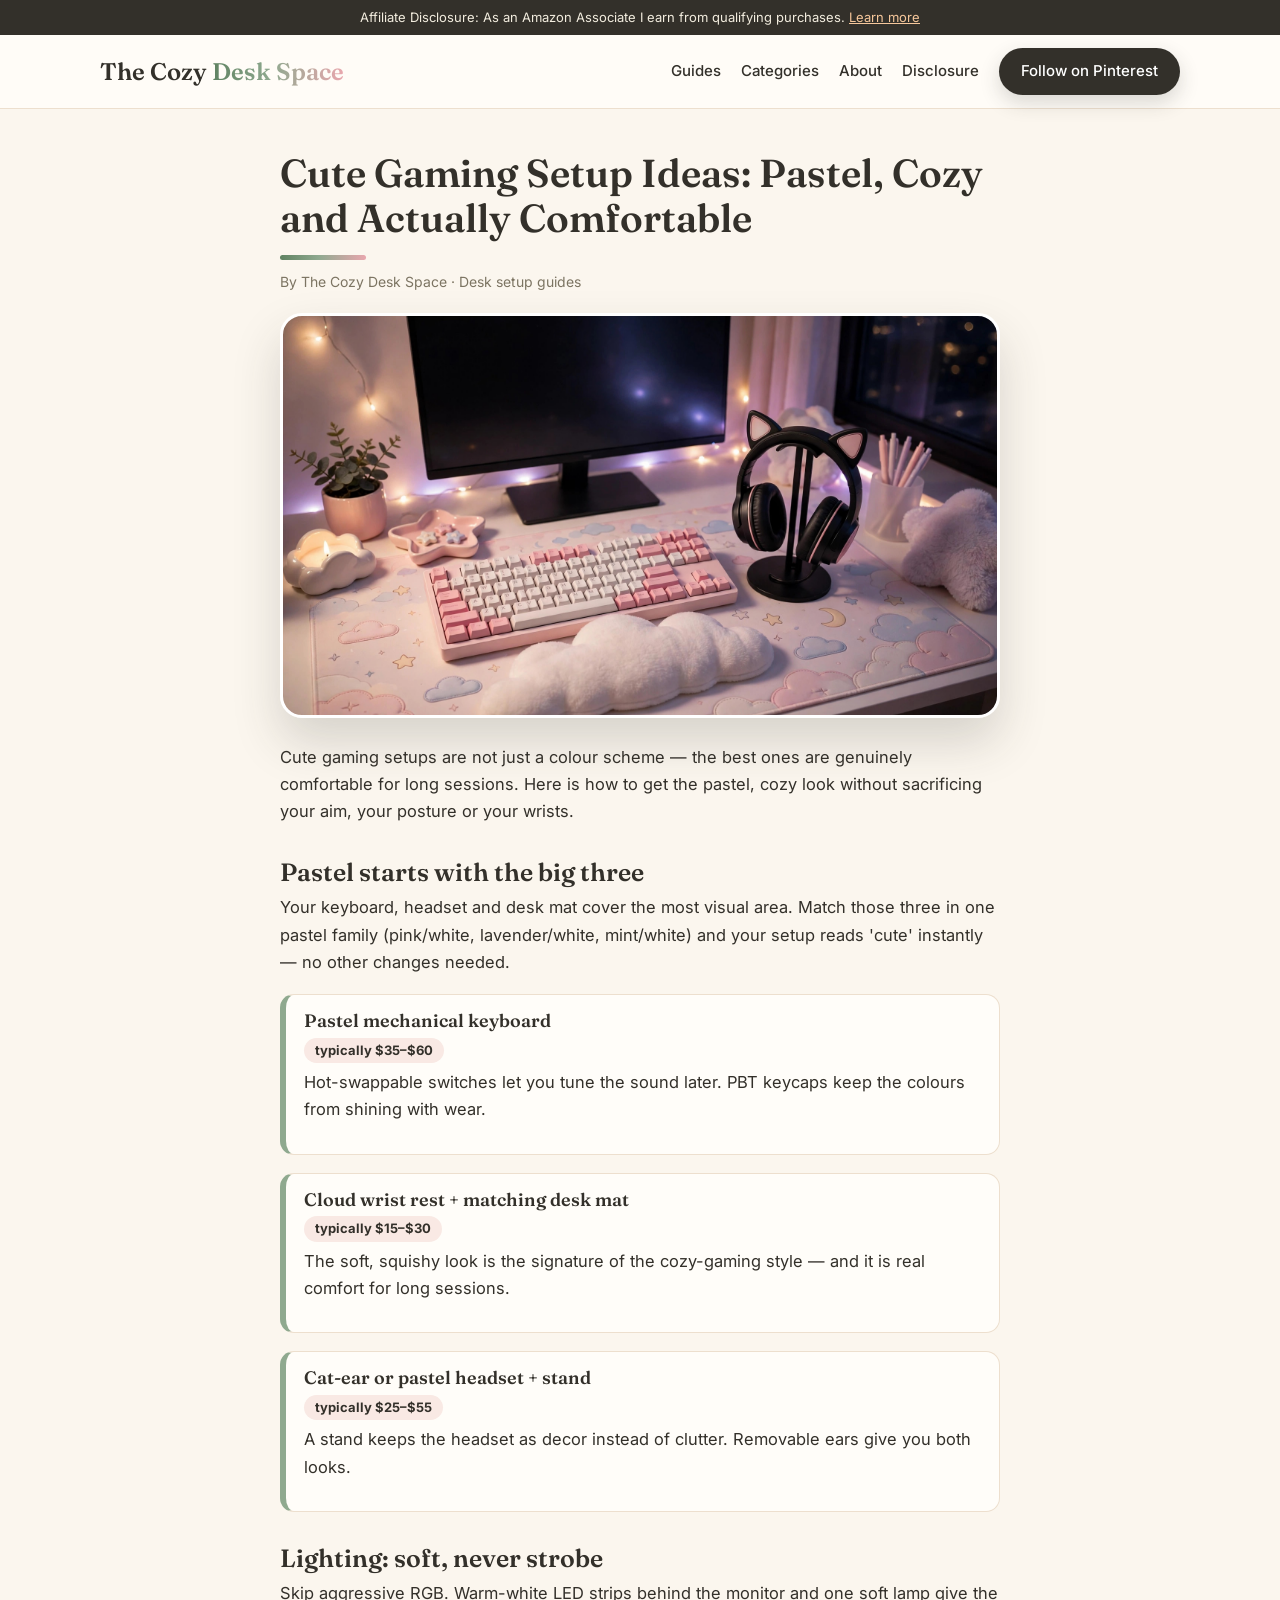
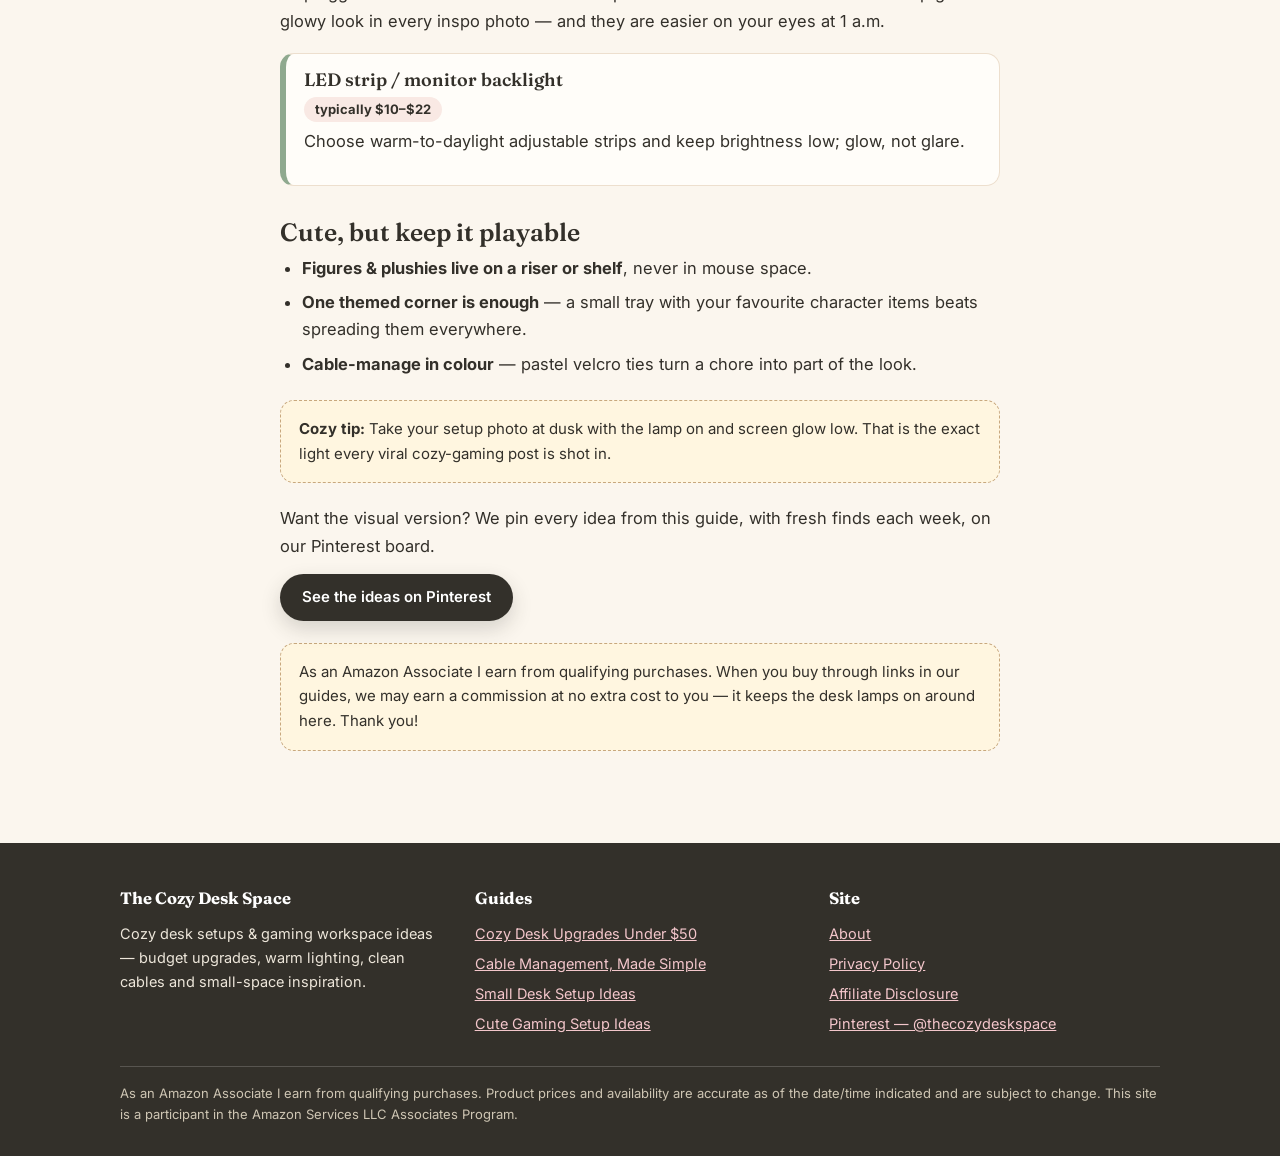
<file: guides/cute-gaming-setup-ideas.html>
<!DOCTYPE html>
<html lang="en">
<head>
<meta charset="UTF-8">
<meta name="viewport" content="width=device-width, initial-scale=1.0">
<title>Cute Gaming Setup Ideas: Pastel, Cozy and Actually Comfortable | The Cozy Desk Space</title>
<meta name="description" content="Pastel gaming desk ideas that are cute and comfortable — keyboards, wrist rests, soft lighting and display tips.">
<link rel="preconnect" href="https://fonts.googleapis.com">
<link href="https://fonts.googleapis.com/css2?family=Fraunces:ital,wght@0,500;0,600;1,500;1,600&family=Inter:wght@400;500;600;700;800&family=Caveat:wght@600&display=swap" rel="stylesheet">
<link rel="stylesheet" href="../styles.css">
<link rel="stylesheet" href="../images.css">
</head>
<body>
<div class="disclosure-bar">Affiliate Disclosure: As an Amazon Associate I earn from qualifying purchases. <a href="../affiliate-disclosure.html">Learn more</a></div>
<header class="site"><div class="wrap nav">
<a class="logo" href="../index.html">The Cozy <span>Desk Space</span></a>
<nav class="links">
<a href="../index.html#guides">Guides</a>
<a href="../index.html#categories">Categories</a>
<a href="../about.html">About</a>
<a href="../affiliate-disclosure.html">Disclosure</a>
<a class="btn sage" href="https://www.pinterest.com/thecozydeskspace/" target="_blank" rel="noopener">Follow on Pinterest</a>
</nav></div></header>
<main class="article">
<h1>Cute Gaming Setup Ideas: Pastel, Cozy and Actually Comfortable</h1>
<div class="meta">By The Cozy Desk Space · Desk setup guides</div>
<div class="photo guidehero ph-gaming" role="img" aria-label="Cute Gaming Setup Ideas: Pastel, Cozy and Actually Comfortable"></div>
<p>Cute gaming setups are not just a colour scheme — the best ones are genuinely comfortable for long sessions. Here is how to get the pastel, cozy look without sacrificing your aim, your posture or your wrists.</p>
<h2>Pastel starts with the big three</h2><p>Your keyboard, headset and desk mat cover the most visual area. Match those three in one pastel family (pink/white, lavender/white, mint/white) and your setup reads 'cute' instantly — no other changes needed.</p><div class="pick"><h3>Pastel mechanical keyboard</h3><span class="price">typically $35–$60</span><p>Hot-swappable switches let you tune the sound later. PBT keycaps keep the colours from shining with wear.</p></div><div class="pick"><h3>Cloud wrist rest + matching desk mat</h3><span class="price">typically $15–$30</span><p>The soft, squishy look is the signature of the cozy-gaming style — and it is real comfort for long sessions.</p></div><div class="pick"><h3>Cat-ear or pastel headset + stand</h3><span class="price">typically $25–$55</span><p>A stand keeps the headset as decor instead of clutter. Removable ears give you both looks.</p></div><h2>Lighting: soft, never strobe</h2><p>Skip aggressive RGB. Warm-white LED strips behind the monitor and one soft lamp give the glowy look in every inspo photo — and they are easier on your eyes at 1 a.m.</p><div class="pick"><h3>LED strip / monitor backlight</h3><span class="price">typically $10–$22</span><p>Choose warm-to-daylight adjustable strips and keep brightness low; glow, not glare.</p></div><h2>Cute, but keep it playable</h2><ul><li><strong>Figures &amp; plushies live on a riser or shelf</strong>, never in mouse space.</li><li><strong>One themed corner is enough</strong> — a small tray with your favourite character items beats spreading them everywhere.</li><li><strong>Cable-manage in colour</strong> — pastel velcro ties turn a chore into part of the look.</li></ul>
<div class="note"><strong>Cozy tip:</strong> Take your setup photo at dusk with the lamp on and screen glow low. That is the exact light every viral cozy-gaming post is shot in.</div>
<p>Want the visual version? We pin every idea from this guide, with fresh finds each week, on our Pinterest board.</p>
<p><a class="btn sage" href="https://www.pinterest.com/thecozydeskspace/" target="_blank" rel="noopener">See the ideas on Pinterest</a></p>
<div class="note">As an Amazon Associate I earn from qualifying purchases. When you buy through links in our guides, we may earn a commission at no extra cost to you — it keeps the desk lamps on around here. Thank you!</div>
</main>
<footer class="site"><div class="wrap">
<div class="cols">
<div><h4>The Cozy Desk Space</h4>
<p style="font-size:14.5px">Cozy desk setups &amp; gaming workspace ideas — budget upgrades, warm lighting, clean cables and small-space inspiration.</p></div>
<div><h4>Guides</h4><ul>
<li><a href="../guides/cozy-desk-upgrades-under-50.html">Cozy Desk Upgrades Under $50</a></li>
<li><a href="../guides/cable-management-clean-desk.html">Cable Management, Made Simple</a></li>
<li><a href="../guides/small-desk-setup-ideas.html">Small Desk Setup Ideas</a></li>
<li><a href="../guides/cute-gaming-setup-ideas.html">Cute Gaming Setup Ideas</a></li>
</ul></div>
<div><h4>Site</h4><ul>
<li><a href="../about.html">About</a></li>
<li><a href="../privacy-policy.html">Privacy Policy</a></li>
<li><a href="../affiliate-disclosure.html">Affiliate Disclosure</a></li>
<li><a href="https://www.pinterest.com/thecozydeskspace/" target="_blank" rel="noopener">Pinterest — @thecozydeskspace</a></li>
</ul></div>
</div>
<div class="fine">As an Amazon Associate I earn from qualifying purchases. Product prices and availability are accurate as of the date/time indicated and are subject to change. This site is a participant in the Amazon Services LLC Associates Program.</div>
</div></footer>
<script>const io=new IntersectionObserver(es=>es.forEach(e=>{if(e.isIntersecting){e.target.classList.add("in");io.unobserve(e.target)}}),{threshold:.1});document.querySelectorAll(".rv").forEach(el=>io.observe(el));</script>
</body></html>
</file>
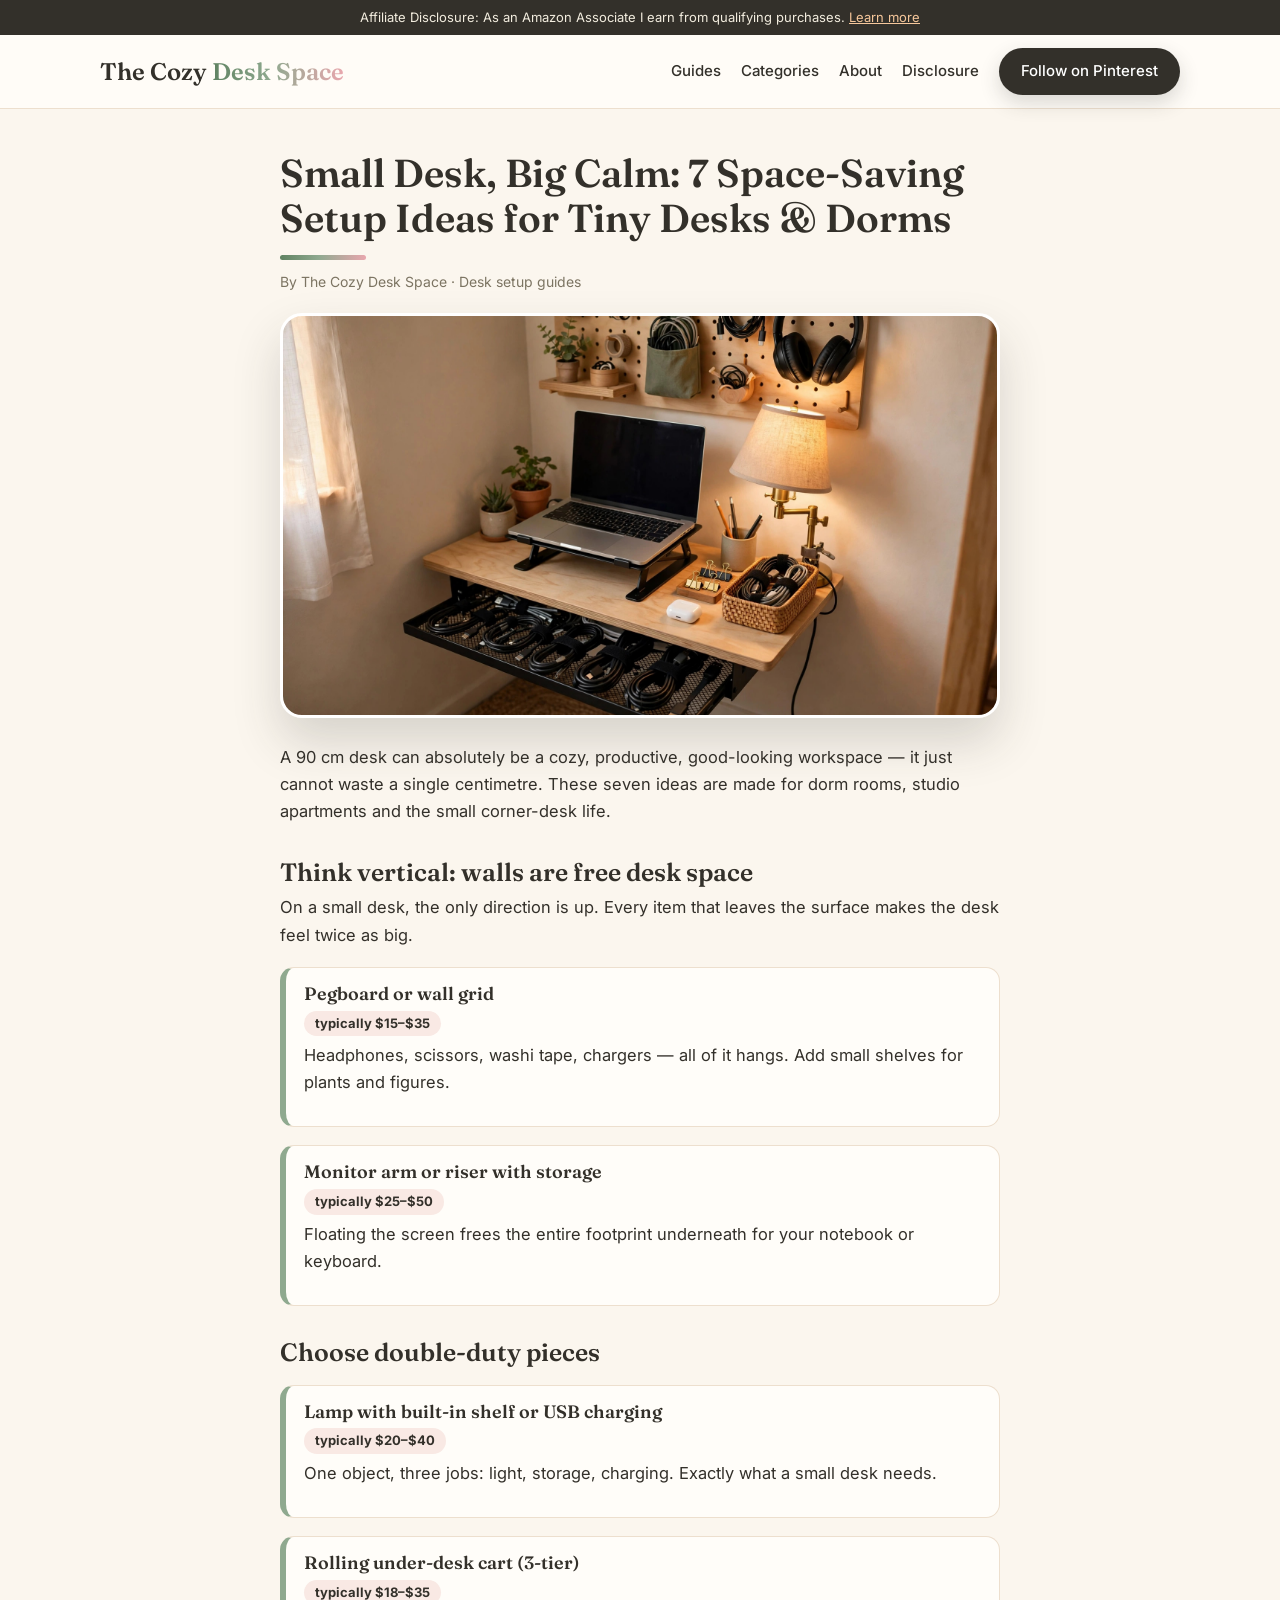
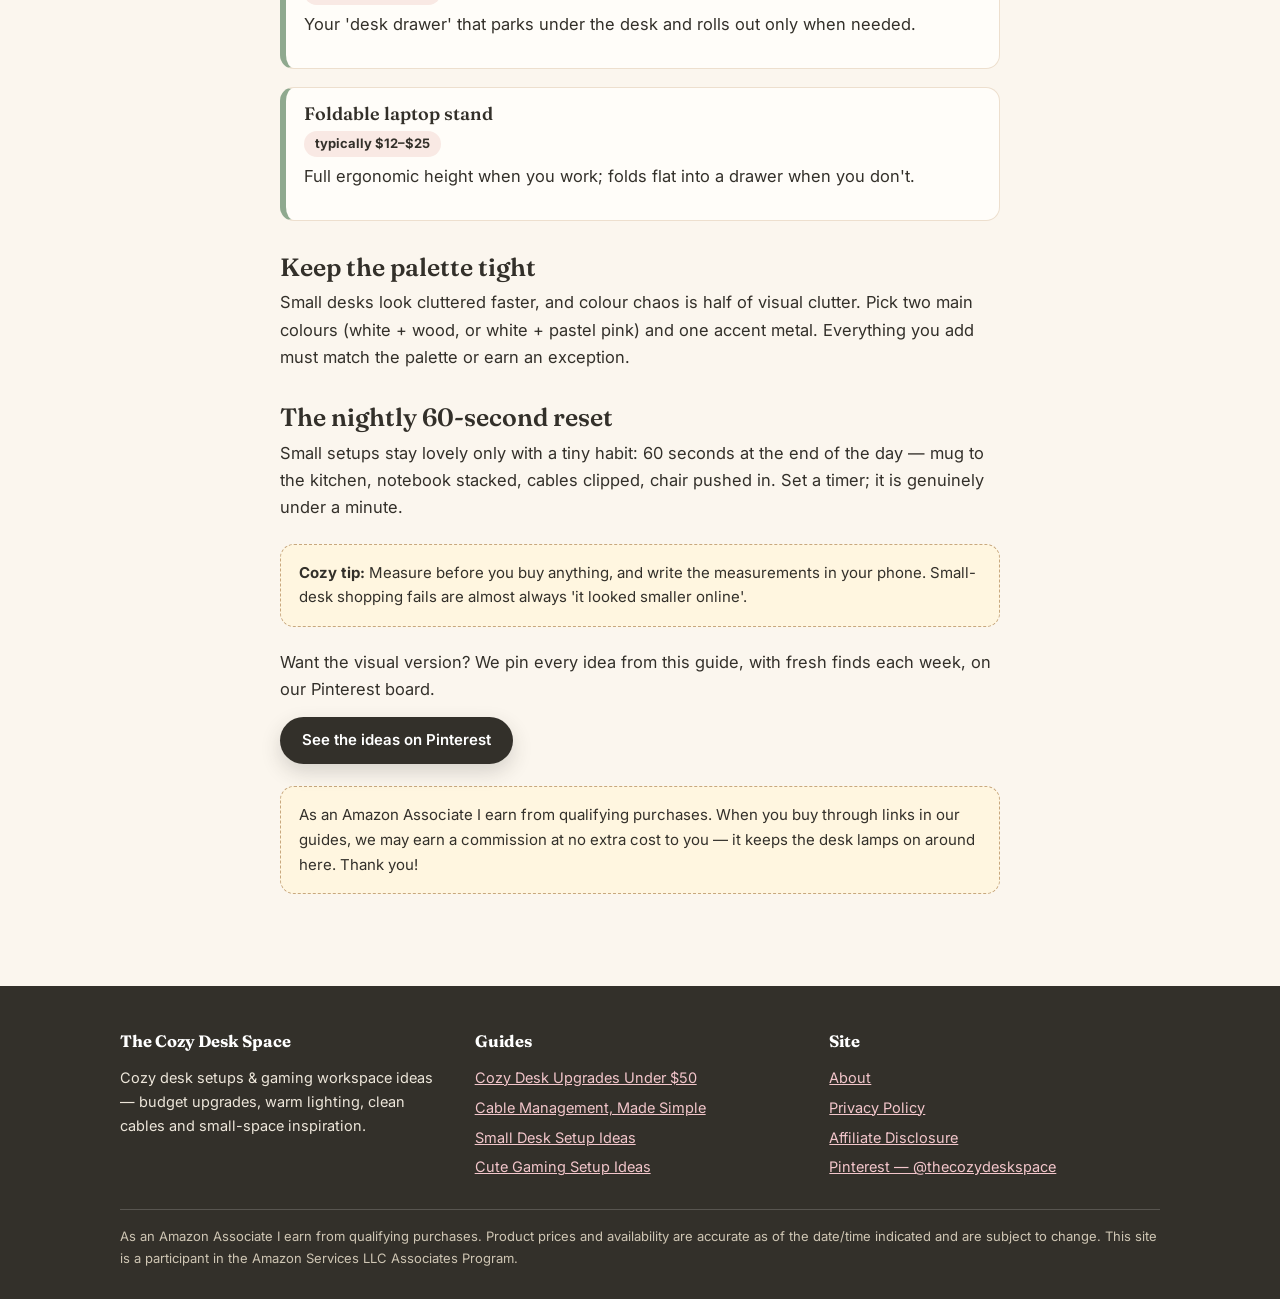
<file: guides/small-desk-setup-ideas.html>
<!DOCTYPE html>
<html lang="en">
<head>
<meta charset="UTF-8">
<meta name="viewport" content="width=device-width, initial-scale=1.0">
<title>Small Desk, Big Calm: 7 Space-Saving Setup Ideas for Tiny Desks & Dorms | The Cozy Desk Space</title>
<meta name="description" content="Seven space-saving ideas for small desks and dorm rooms — vertical storage, double-duty pieces and a 60-second nightly reset.">
<link rel="preconnect" href="https://fonts.googleapis.com">
<link href="https://fonts.googleapis.com/css2?family=Fraunces:ital,wght@0,500;0,600;1,500;1,600&family=Inter:wght@400;500;600;700;800&family=Caveat:wght@600&display=swap" rel="stylesheet">
<link rel="stylesheet" href="../styles.css">
<link rel="stylesheet" href="../images.css">
</head>
<body>
<div class="disclosure-bar">Affiliate Disclosure: As an Amazon Associate I earn from qualifying purchases. <a href="../affiliate-disclosure.html">Learn more</a></div>
<header class="site"><div class="wrap nav">
<a class="logo" href="../index.html">The Cozy <span>Desk Space</span></a>
<nav class="links">
<a href="../index.html#guides">Guides</a>
<a href="../index.html#categories">Categories</a>
<a href="../about.html">About</a>
<a href="../affiliate-disclosure.html">Disclosure</a>
<a class="btn sage" href="https://www.pinterest.com/thecozydeskspace/" target="_blank" rel="noopener">Follow on Pinterest</a>
</nav></div></header>
<main class="article">
<h1>Small Desk, Big Calm: 7 Space-Saving Setup Ideas for Tiny Desks & Dorms</h1>
<div class="meta">By The Cozy Desk Space · Desk setup guides</div>
<div class="photo guidehero ph-small" role="img" aria-label="Small Desk, Big Calm: 7 Space-Saving Setup Ideas for Tiny Desks & Dorms"></div>
<p>A 90 cm desk can absolutely be a cozy, productive, good-looking workspace — it just cannot waste a single centimetre. These seven ideas are made for dorm rooms, studio apartments and the small corner-desk life.</p>
<h2>Think vertical: walls are free desk space</h2><p>On a small desk, the only direction is up. Every item that leaves the surface makes the desk feel twice as big.</p><div class="pick"><h3>Pegboard or wall grid</h3><span class="price">typically $15–$35</span><p>Headphones, scissors, washi tape, chargers — all of it hangs. Add small shelves for plants and figures.</p></div><div class="pick"><h3>Monitor arm or riser with storage</h3><span class="price">typically $25–$50</span><p>Floating the screen frees the entire footprint underneath for your notebook or keyboard.</p></div><h2>Choose double-duty pieces</h2><div class="pick"><h3>Lamp with built-in shelf or USB charging</h3><span class="price">typically $20–$40</span><p>One object, three jobs: light, storage, charging. Exactly what a small desk needs.</p></div><div class="pick"><h3>Rolling under-desk cart (3-tier)</h3><span class="price">typically $18–$35</span><p>Your 'desk drawer' that parks under the desk and rolls out only when needed.</p></div><div class="pick"><h3>Foldable laptop stand</h3><span class="price">typically $12–$25</span><p>Full ergonomic height when you work; folds flat into a drawer when you don't.</p></div><h2>Keep the palette tight</h2><p>Small desks look cluttered faster, and colour chaos is half of visual clutter. Pick two main colours (white + wood, or white + pastel pink) and one accent metal. Everything you add must match the palette or earn an exception.</p><h2>The nightly 60-second reset</h2><p>Small setups stay lovely only with a tiny habit: 60 seconds at the end of the day — mug to the kitchen, notebook stacked, cables clipped, chair pushed in. Set a timer; it is genuinely under a minute.</p>
<div class="note"><strong>Cozy tip:</strong> Measure before you buy anything, and write the measurements in your phone. Small-desk shopping fails are almost always 'it looked smaller online'.</div>
<p>Want the visual version? We pin every idea from this guide, with fresh finds each week, on our Pinterest board.</p>
<p><a class="btn sage" href="https://www.pinterest.com/thecozydeskspace/" target="_blank" rel="noopener">See the ideas on Pinterest</a></p>
<div class="note">As an Amazon Associate I earn from qualifying purchases. When you buy through links in our guides, we may earn a commission at no extra cost to you — it keeps the desk lamps on around here. Thank you!</div>
</main>
<footer class="site"><div class="wrap">
<div class="cols">
<div><h4>The Cozy Desk Space</h4>
<p style="font-size:14.5px">Cozy desk setups &amp; gaming workspace ideas — budget upgrades, warm lighting, clean cables and small-space inspiration.</p></div>
<div><h4>Guides</h4><ul>
<li><a href="../guides/cozy-desk-upgrades-under-50.html">Cozy Desk Upgrades Under $50</a></li>
<li><a href="../guides/cable-management-clean-desk.html">Cable Management, Made Simple</a></li>
<li><a href="../guides/small-desk-setup-ideas.html">Small Desk Setup Ideas</a></li>
<li><a href="../guides/cute-gaming-setup-ideas.html">Cute Gaming Setup Ideas</a></li>
</ul></div>
<div><h4>Site</h4><ul>
<li><a href="../about.html">About</a></li>
<li><a href="../privacy-policy.html">Privacy Policy</a></li>
<li><a href="../affiliate-disclosure.html">Affiliate Disclosure</a></li>
<li><a href="https://www.pinterest.com/thecozydeskspace/" target="_blank" rel="noopener">Pinterest — @thecozydeskspace</a></li>
</ul></div>
</div>
<div class="fine">As an Amazon Associate I earn from qualifying purchases. Product prices and availability are accurate as of the date/time indicated and are subject to change. This site is a participant in the Amazon Services LLC Associates Program.</div>
</div></footer>
<script>const io=new IntersectionObserver(es=>es.forEach(e=>{if(e.isIntersecting){e.target.classList.add("in");io.unobserve(e.target)}}),{threshold:.1});document.querySelectorAll(".rv").forEach(el=>io.observe(el));</script>
</body></html>
</file>
<file: styles.css>
:root{
  --cream:#FBF6EE; --paper:#FFFDF9; --ink:#33302A; --muted:#7C7462;
  --sage:#8FA98F; --sage-dark:#5F8261; --blush:#E9A7AE; --blush-soft:#F9E9E4;
  --peach:#F6C79B; --lav:#C9BCE8; --wood:#C8A87E; --line:#EDDFCE; --radius:20px;
  --grad:linear-gradient(92deg,#5F8261,#8FA98F 45%,#E9A7AE);
}
*{box-sizing:border-box;margin:0;padding:0}
html{scroll-behavior:smooth}
body{font-family:'Inter',system-ui,-apple-system,'Segoe UI',sans-serif;background:var(--cream);color:var(--ink);line-height:1.65;font-size:16.5px;overflow-x:hidden}
h1,h2,h3,.logo{font-family:'Fraunces',Georgia,serif;font-weight:600;line-height:1.15}
img{max-width:100%;display:block}
a{color:var(--sage-dark)}
.wrap{max-width:1080px;margin:0 auto;padding:0 20px}
.disclosure-bar{background:var(--ink);color:#F3EDDF;text-align:center;font-size:13px;padding:7px 14px}
.disclosure-bar a{color:#F6C79B}
header.site{background:rgba(255,253,249,.88);backdrop-filter:blur(10px);border-bottom:1px solid var(--line);position:sticky;top:0;z-index:20}
.nav{display:flex;align-items:center;justify-content:space-between;padding:13px 0;gap:16px;flex-wrap:wrap}
.logo{font-size:24px;color:var(--ink);text-decoration:none}
.logo span{background:var(--grad);-webkit-background-clip:text;background-clip:text;color:transparent}
nav.links{display:flex;gap:20px;align-items:center;flex-wrap:wrap}
nav.links a{color:var(--ink);text-decoration:none;font-size:15px;font-weight:500}
nav.links a:hover{color:var(--sage-dark)}
.btn{display:inline-block;background:var(--ink);color:#fff!important;padding:11px 22px;border-radius:999px;text-decoration:none;font-size:15px;font-weight:600;box-shadow:0 8px 20px rgba(51,48,42,.18);transition:transform .15s ease, box-shadow .15s ease}
.btn:hover{transform:translateY(-2px);box-shadow:0 12px 26px rgba(51,48,42,.22)}
.btn.grad{background:var(--grad)}
.btn.light{background:#fff;color:var(--ink)!important;border:1.5px solid var(--ink);box-shadow:none}
/* marquee */
.marquee{background:var(--ink);color:#F6E8D8;overflow:hidden;padding:9px 0;transform:rotate(-.6deg) scale(1.02);margin:10px 0 0}
.marquee .track{display:flex;gap:0;white-space:nowrap;width:max-content;animation:scroll 30s linear infinite;font-family:'Fraunces',Georgia,serif;font-size:15.5px;letter-spacing:.04em}
.marquee .track span{padding:0 14px}
.marquee .track b{color:var(--peach);font-weight:400}
@keyframes scroll{to{transform:translateX(-50%)}}
/* hero */
.hero{position:relative;padding:56px 0 30px}
.hero::before{content:"";position:absolute;inset:-40px -20vw auto;height:480px;background:
 radial-gradient(420px 300px at 12% 20%,rgba(246,199,155,.5),transparent 70%),
 radial-gradient(460px 320px at 88% 8%,rgba(201,188,232,.45),transparent 70%),
 radial-gradient(380px 300px at 60% 90%,rgba(233,167,174,.35),transparent 70%);z-index:-1}
.hero-grid{display:grid;grid-template-columns:1.05fr 1fr;gap:38px;align-items:center}
.kicker{display:inline-block;background:#fff;border:1.5px solid var(--ink);border-radius:999px;padding:4px 14px;font-size:12.5px;font-weight:700;letter-spacing:.12em;text-transform:uppercase;box-shadow:3px 3px 0 var(--ink);margin-bottom:18px}
.hero h1{font-size:52px;margin-bottom:14px;letter-spacing:-.01em}
.hero h1 .grad{background:var(--grad);-webkit-background-clip:text;background-clip:text;color:transparent;font-style:italic}
.hero p.lead{font-size:19px;color:var(--muted);margin-bottom:24px;max-width:480px}
.hand{font-family:'Caveat',cursive;font-size:24px;color:var(--sage-dark);transform:rotate(-2deg);display:inline-block;margin-left:10px}
.photowrap{position:relative}
.photo{background-size:cover;background-position:center;border-radius:26px;box-shadow:0 24px 48px rgba(51,48,42,.18)}
.photo.hero{aspect-ratio:4/3.4;border:3px solid #fff}
.sticker{position:absolute;background:#fff;border:1.5px solid var(--ink);border-radius:14px;padding:7px 13px;font-size:13.5px;font-weight:700;box-shadow:4px 4px 0 var(--ink);z-index:2}
.sticker.s1{top:16px;left:-14px;transform:rotate(-5deg)}
.sticker.s2{bottom:20px;right:-10px;transform:rotate(3.5deg);background:var(--blush-soft)}
.sticker.s3{bottom:-14px;left:26px;transform:rotate(-2deg);background:#FFF3D6;font-family:'Caveat',cursive;font-size:20px;font-weight:600;padding:3px 14px}
/* sections */
section.block{padding:38px 0}
.sec-head{display:flex;align-items:flex-end;justify-content:space-between;gap:16px;margin-bottom:20px;flex-wrap:wrap}
section.block h2{font-size:32px}
section.block h2 .grad{background:var(--grad);-webkit-background-clip:text;background-clip:text;color:transparent;font-style:italic}
section.block p.sub{color:var(--muted);max-width:620px}
.cards{display:grid;grid-template-columns:repeat(auto-fill,minmax(240px,1fr));gap:20px}
.card{background:var(--paper);border:1px solid var(--line);border-radius:var(--radius);overflow:hidden;text-decoration:none;color:var(--ink);transition:transform .18s ease, box-shadow .18s ease;position:relative}
.card:hover{transform:translateY(-5px) rotate(-.3deg);box-shadow:0 18px 34px rgba(51,48,42,.13)}
.card .thumb{height:160px;position:relative;overflow:hidden;background:linear-gradient(135deg,var(--blush-soft),#F3EDE2)}
.card .thumb .photo{position:absolute;inset:0;border-radius:0;box-shadow:none;transition:transform .4s ease}
.card:hover .thumb .photo{transform:scale(1.07)}
.card .thumb .emoji{font-size:54px;position:absolute;inset:0;display:flex;align-items:center;justify-content:center}
.badge{position:absolute;top:12px;left:12px;z-index:3;background:var(--ink);color:#FFE9C9;font-size:11px;font-weight:800;letter-spacing:.1em;padding:5px 11px;border-radius:999px;text-transform:uppercase}
.badge.hot{background:#E4572E;color:#fff}
.badge.new{background:var(--sage-dark);color:#fff}
.card .body{padding:16px 18px 20px}
.card h3{font-size:19px;margin-bottom:6px}
.card p{font-size:14.5px;color:var(--muted)}
.card .go{font-weight:700;font-size:14px;color:var(--sage-dark);margin-top:10px;display:inline-block}
/* top picks */
.picks{background:var(--paper);border:1.5px solid var(--ink);border-radius:26px;box-shadow:6px 6px 0 var(--ink);padding:10px 26px}
.pickrow{display:flex;gap:18px;align-items:baseline;padding:15px 4px;border-bottom:1px dashed var(--line);text-decoration:none;color:var(--ink)}
.pickrow:last-child{border-bottom:none}
.pickrow .num{font-family:'Fraunces',Georgia,serif;font-size:30px;font-weight:600;background:var(--grad);-webkit-background-clip:text;background-clip:text;color:transparent;min-width:52px}
.pickrow h3{font-size:18.5px}
.pickrow p{font-size:14px;color:var(--muted)}
.pickrow .price{margin-left:auto;font-weight:700;font-size:14px;background:var(--blush-soft);padding:3px 12px;border-radius:999px;white-space:nowrap}
.pickrow:hover h3{color:var(--sage-dark)}
/* dark panel */
.darkpanel{background:var(--ink);color:#EFE7D7;border-radius:28px;padding:36px 34px;margin:14px 0}
.darkpanel h2{color:#fff}
.darkpanel p.sub{color:#CFC4AC}
.chips{display:flex;flex-wrap:wrap;gap:12px;margin-top:8px}
.chip{background:rgba(255,255,255,.07);border:1px solid rgba(255,255,255,.22);border-radius:16px;padding:14px 18px;flex:1 1 200px}
.chip h3{color:#fff;font-size:17.5px;margin-bottom:4px}
.chip p{font-size:14px;color:#CFC4AC}
/* steps + article */
.steps{display:grid;grid-template-columns:repeat(auto-fit,minmax(210px,1fr));gap:18px;margin:10px 0 6px}
.step{background:var(--paper);border:1px solid var(--line);border-radius:var(--radius);padding:20px}
.step .n{width:36px;height:36px;border-radius:50%;background:var(--grad);color:#fff;display:flex;align-items:center;justify-content:center;font-weight:800;margin-bottom:10px}
.article{max-width:760px;margin:0 auto;padding:42px 20px 10px}
.article h1{font-size:39px;margin-bottom:10px}
.article h1::after{content:"";display:block;width:86px;height:5px;border-radius:99px;background:var(--grad);margin-top:14px}
.article .meta{color:var(--muted);font-size:14px;margin-bottom:20px}
.photo.guidehero{aspect-ratio:16/9;border-radius:22px;margin-bottom:26px;border:3px solid #fff}
.article h2{font-size:25px;margin:32px 0 8px}
.article p{margin-bottom:14px}
.article ul{margin:0 0 16px 22px}
.article li{margin-bottom:7px}
.pick{background:var(--paper);border:1px solid var(--line);border-left:6px solid var(--sage);border-radius:14px;padding:16px 18px;margin:18px 0;transition:transform .15s ease, box-shadow .15s ease}
.pick:hover{transform:translateY(-2px);box-shadow:0 10px 22px rgba(51,48,42,.08)}
.pick h3{font-size:18px;margin-bottom:4px}
.pick .price{display:inline-block;background:var(--blush-soft);border-radius:999px;padding:2px 11px;font-size:13px;font-weight:700;margin-bottom:6px}
.note{background:#FFF6E0;border:1.5px dashed var(--wood);border-radius:14px;padding:16px 18px;margin:22px 0;font-size:15px}
/* cta + footer */
.cta-band{background:var(--grad);border-radius:26px;color:#fff;padding:38px 30px;text-align:center;margin:24px 0;box-shadow:0 18px 36px rgba(95,130,97,.3)}
.cta-band h2{color:#fff;margin-bottom:8px;font-size:30px}
.cta-band p{opacity:.94;margin-bottom:18px}
footer.site{margin-top:60px;background:var(--ink);color:#EDE6DA;padding:42px 0 30px}
footer.site a{color:#F3C6CB}
footer .cols{display:grid;grid-template-columns:repeat(auto-fit,minmax(200px,1fr));gap:24px;margin-bottom:24px}
footer h4{font-family:'Fraunces',Georgia,serif;margin-bottom:10px;color:#fff}
footer ul{list-style:none}
footer li{margin-bottom:6px;font-size:14.5px}
footer .fine{border-top:1px solid rgba(255,255,255,.18);padding-top:16px;font-size:13px;color:#CFC6B4}
footer .big{font-family:'Fraunces',Georgia,serif;font-size:clamp(38px,7vw,64px);color:rgba(255,255,255,.16);text-align:center;line-height:1;margin:6px 0 26px;letter-spacing:.01em}
/* reveal */
.rv{opacity:0;transform:translateY(18px);transition:opacity .6s ease,transform .6s ease}
.rv.in{opacity:1;transform:none}
@media (prefers-reduced-motion:reduce){
  .marquee .track{animation:none}
  .rv{opacity:1;transform:none;transition:none}
  html{scroll-behavior:auto}
}
@media (max-width:760px){
  .hero-grid{grid-template-columns:1fr}
  .hero h1{font-size:37px}
  .article h1{font-size:30px}
  .sticker.s1{left:6px}.sticker.s2{right:6px}
  .picks{padding:6px 18px}
  .pickrow .price{display:none}
}
</file>
